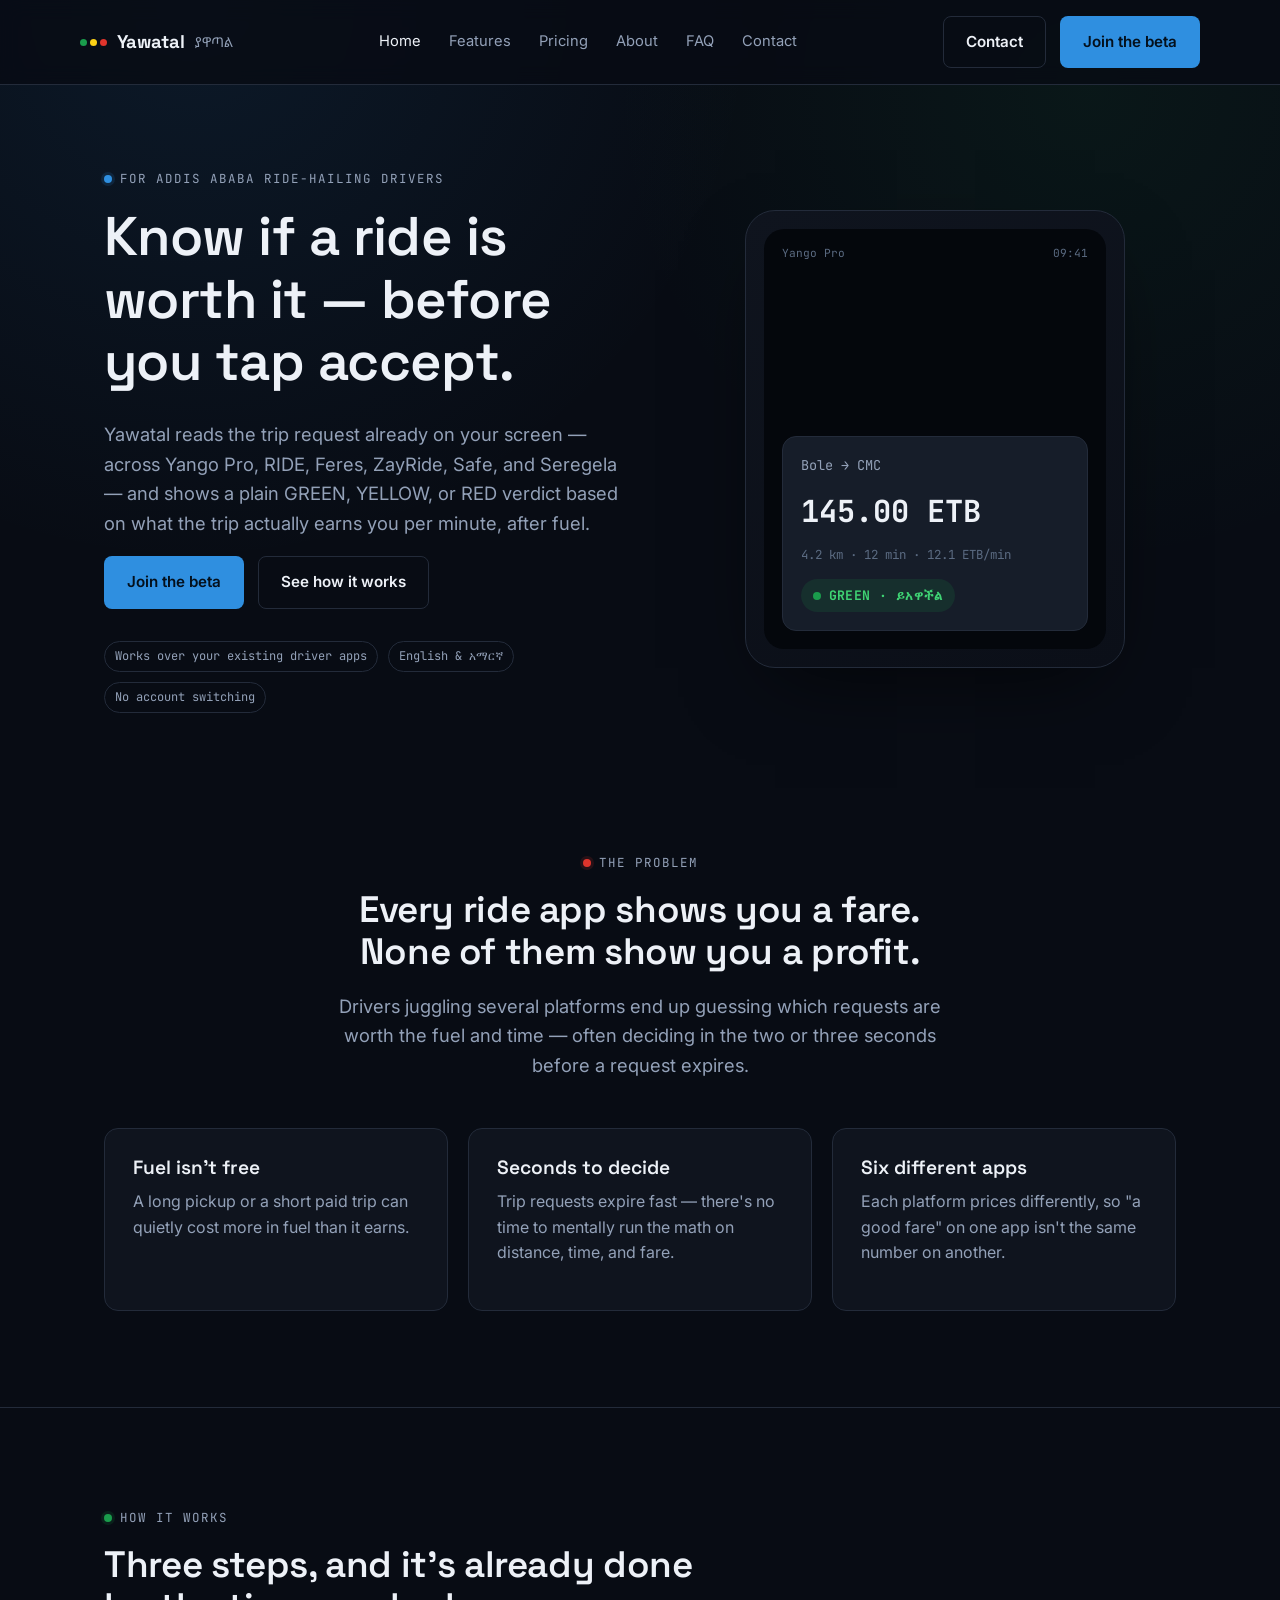
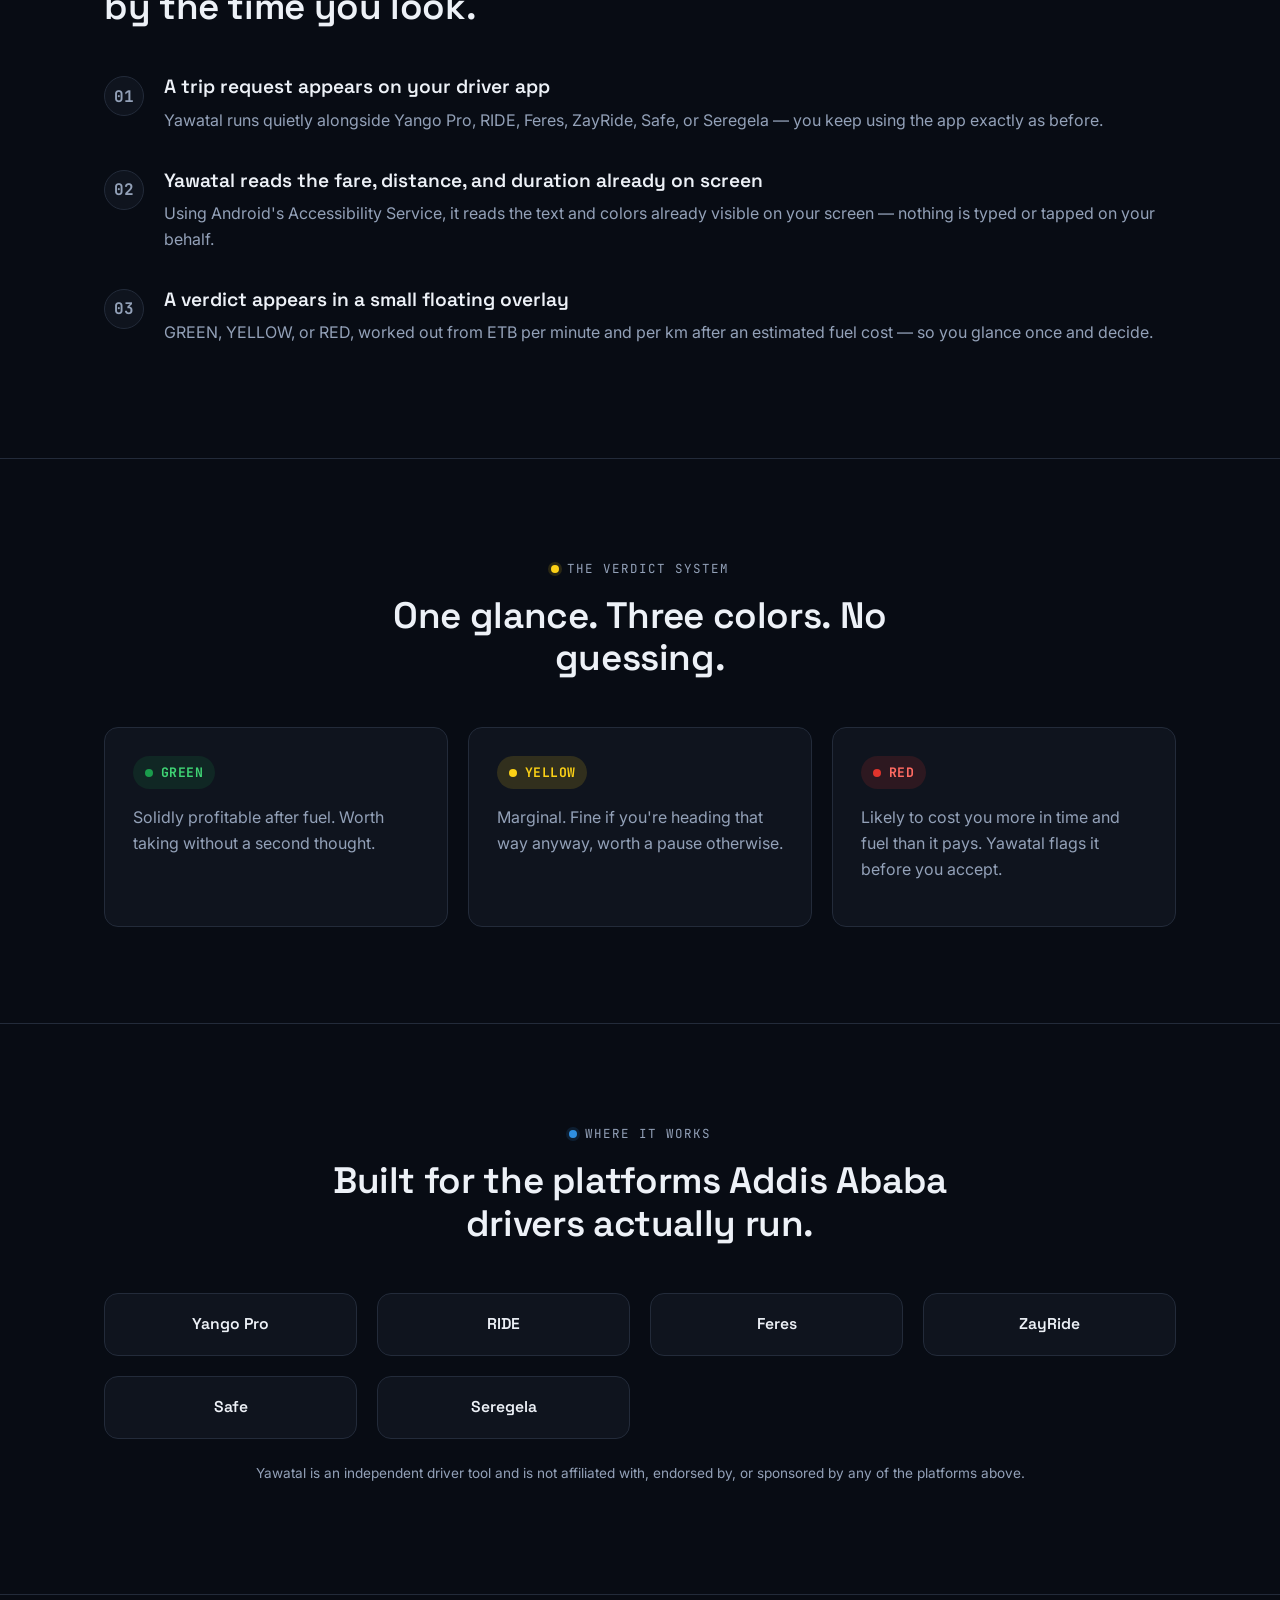
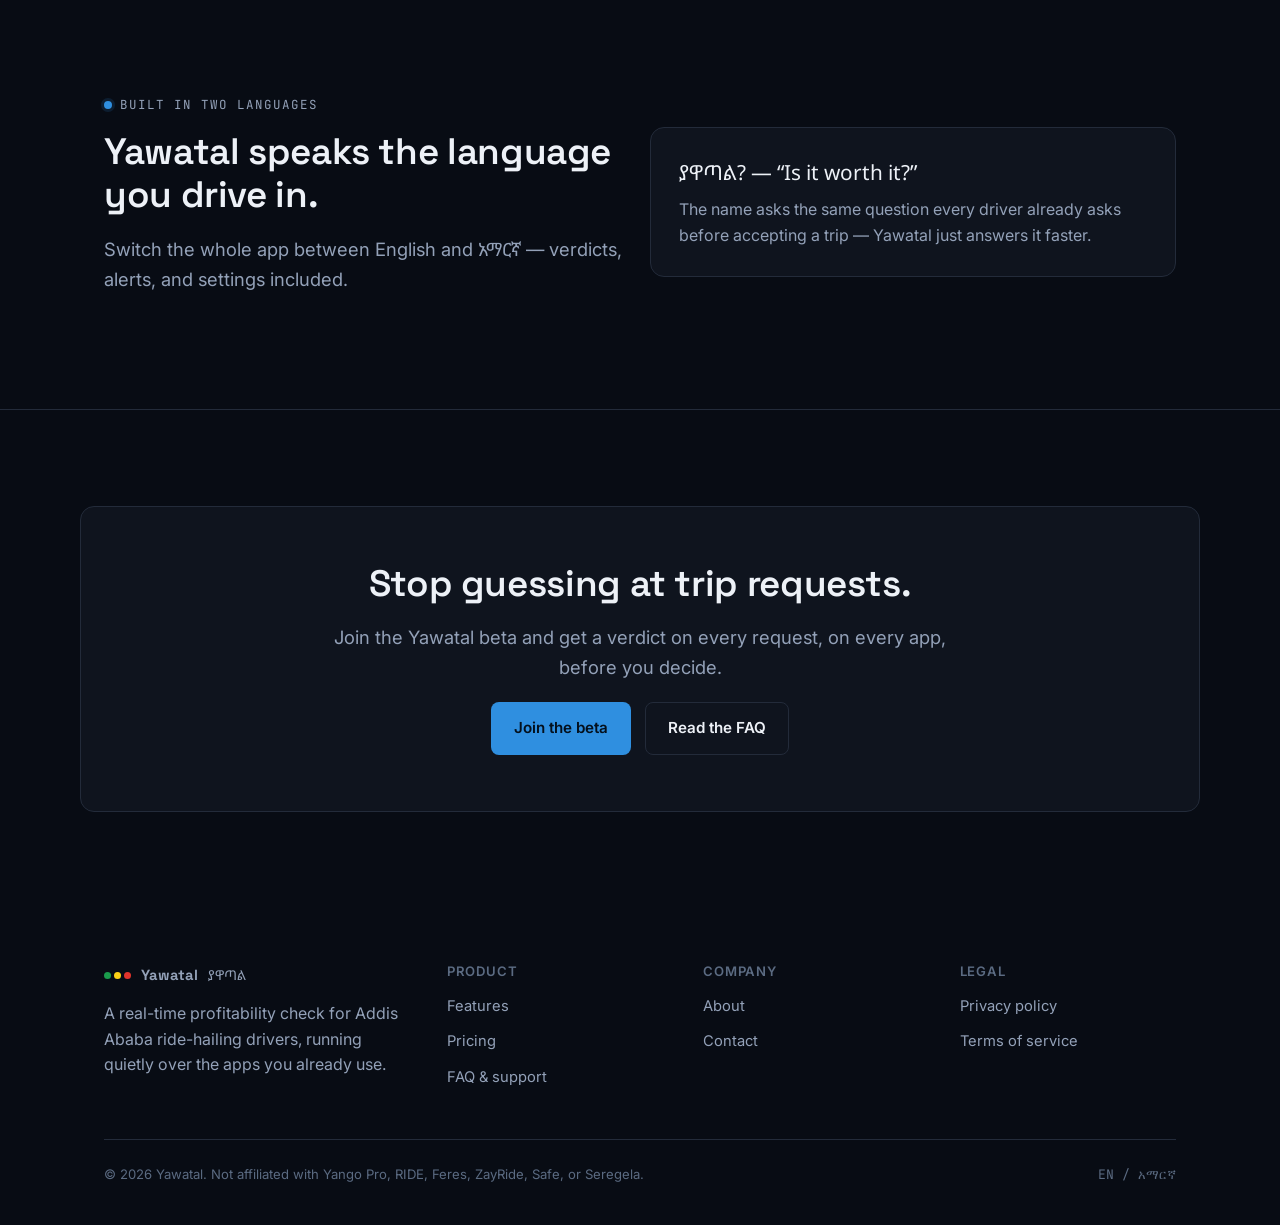
<file: index.html>
<!DOCTYPE html>
<html lang="en">
<head>
<meta charset="UTF-8">
<meta name="viewport" content="width=device-width, initial-scale=1.0">
<title>Yawatal (ያዋጣል) — Know if a ride is worth it, before you accept</title>
<meta name="description" content="Yawatal shows Addis Ababa ride-hailing drivers a real-time GREEN, YELLOW, or RED verdict on every trip request across Yango Pro, RIDE, Feres, ZayRide, Safe, and Seregela.">
<link rel="icon" href="assets/favicon.svg" type="image/svg+xml">
<link rel="stylesheet" href="css/style.css">
</head>
<body>
  <header class="nav">
    <div class="container nav-inner">
      <a href="index.html" class="brand">
        <span class="mark"><i></i><i></i><i></i></span>
        Yawatal <span class="amh">ያዋጣል</span>
      </a>
      <nav class="nav-links" id="navLinks">
        <a href="index.html" class="active">Home</a>
        <a href="features.html">Features</a>
        <a href="pricing.html">Pricing</a>
        <a href="about.html">About</a>
        <a href="faq.html">FAQ</a>
        <a href="contact.html">Contact</a>
      </nav>
      <div class="nav-cta">
        <a href="contact.html" class="btn btn-ghost">Contact</a>
        <a href="pricing.html#join" class="btn btn-primary">Join the beta</a>
        <button class="nav-toggle" aria-label="Toggle menu" aria-expanded="false" id="navToggle">☰</button>
      </div>
    </div>
  </header>

  <section class="hero">
    <div class="container hero-grid">
      <div>
        <div class="eyebrow"><span class="dot"></span>For Addis Ababa ride-hailing drivers</div>
        <h1>Know if a ride is worth it — before you tap accept.</h1>
        <p class="lede">Yawatal reads the trip request already on your screen — across Yango Pro, RIDE, Feres, ZayRide, Safe, and Seregela — and shows a plain GREEN, YELLOW, or RED verdict based on what the trip actually earns you per minute, after fuel.</p>
        <div class="btn-row">
          <a href="pricing.html#join" class="btn btn-primary">Join the beta</a>
          <a href="#how-it-works" class="btn btn-ghost">See how it works</a>
        </div>
        <div class="tag-row" style="margin-top:32px;">
          <span class="tag">Works over your existing driver apps</span>
          <span class="tag">English &amp; አማርኛ</span>
          <span class="tag">No account switching</span>
        </div>
      </div>
      <div>
        <div class="phone">
          <div class="phone-screen">
            <div class="phone-app-chrome"><span>Yango Pro</span><span>09:41</span></div>
            <div class="trip-card">
              <div class="route">Bole → CMC</div>
              <div class="fare" data-fare>145.00 ETB</div>
              <div class="meta"><span data-sub>4.2 km · 12 min · 12.1 ETB/min</span></div>
              <div class="verdict-row">
                <span class="verdict-pill green" data-verdict-cycle><span class="dot"></span>GREEN</span>
              </div>
            </div>
          </div>
        </div>
      </div>
    </div>
  </section>

  <section class="section">
    <div class="container">
      <div class="section-head center">
        <div class="eyebrow r" style="justify-content:center;"><span class="dot"></span>The problem</div>
        <h2>Every ride app shows you a fare. None of them show you a profit.</h2>
        <p class="lede" style="margin:0 auto;">Drivers juggling several platforms end up guessing which requests are worth the fuel and time — often deciding in the two or three seconds before a request expires.</p>
      </div>
      <div class="grid grid-3">
        <div class="card">
          <h3>Fuel isn't free</h3>
          <p>A long pickup or a short paid trip can quietly cost more in fuel than it earns.</p>
        </div>
        <div class="card">
          <h3>Seconds to decide</h3>
          <p>Trip requests expire fast — there's no time to mentally run the math on distance, time, and fare.</p>
        </div>
        <div class="card">
          <h3>Six different apps</h3>
          <p>Each platform prices differently, so "a good fare" on one app isn't the same number on another.</p>
        </div>
      </div>
    </div>
  </section>

  <section class="section" id="how-it-works">
    <div class="container">
      <div class="section-head">
        <div class="eyebrow g"><span class="dot"></span>How it works</div>
        <h2>Three steps, and it's already done by the time you look.</h2>
      </div>
      <div class="steps">
        <div class="step">
          <div class="num"></div>
          <div>
            <h3>A trip request appears on your driver app</h3>
            <p>Yawatal runs quietly alongside Yango Pro, RIDE, Feres, ZayRide, Safe, or Seregela — you keep using the app exactly as before.</p>
          </div>
        </div>
        <div class="step">
          <div class="num"></div>
          <div>
            <h3>Yawatal reads the fare, distance, and duration already on screen</h3>
            <p>Using Android's Accessibility Service, it reads the text and colors already visible on your screen — nothing is typed or tapped on your behalf.</p>
          </div>
        </div>
        <div class="step">
          <div class="num"></div>
          <div>
            <h3>A verdict appears in a small floating overlay</h3>
            <p>GREEN, YELLOW, or RED, worked out from ETB per minute and per km after an estimated fuel cost — so you glance once and decide.</p>
          </div>
        </div>
      </div>
    </div>
  </section>

  <section class="section">
    <div class="container">
      <div class="section-head center">
        <div class="eyebrow y" style="justify-content:center;"><span class="dot"></span>The verdict system</div>
        <h2>One glance. Three colors. No guessing.</h2>
      </div>
      <div class="grid grid-3">
        <div class="card">
          <span class="verdict-pill green"><span class="dot"></span>Green</span>
          <p style="margin-top:16px;">Solidly profitable after fuel. Worth taking without a second thought.</p>
        </div>
        <div class="card">
          <span class="verdict-pill yellow"><span class="dot"></span>Yellow</span>
          <p style="margin-top:16px;">Marginal. Fine if you're heading that way anyway, worth a pause otherwise.</p>
        </div>
        <div class="card">
          <span class="verdict-pill red"><span class="dot"></span>Red</span>
          <p style="margin-top:16px;">Likely to cost you more in time and fuel than it pays. Yawatal flags it before you accept.</p>
        </div>
      </div>
    </div>
  </section>

  <section class="section">
    <div class="container">
      <div class="section-head center">
        <div class="eyebrow" style="justify-content:center;"><span class="dot"></span>Where it works</div>
        <h2>Built for the platforms Addis Ababa drivers actually run.</h2>
      </div>
      <div class="grid grid-4">
        <div class="platform-chip">Yango Pro</div>
        <div class="platform-chip">RIDE</div>
        <div class="platform-chip">Feres</div>
        <div class="platform-chip">ZayRide</div>
        <div class="platform-chip">Safe</div>
        <div class="platform-chip">Seregela</div>
      </div>
      <p style="text-align:center; margin-top:24px; font-size:.85rem;">Yawatal is an independent driver tool and is not affiliated with, endorsed by, or sponsored by any of the platforms above.</p>
    </div>
  </section>

  <section class="section">
    <div class="container grid grid-2" style="align-items:center;">
      <div>
        <div class="eyebrow"><span class="dot"></span>Built in two languages</div>
        <h2>Yawatal speaks the language you drive in.</h2>
        <p class="lede">Switch the whole app between English and <span class="amh">አማርኛ</span> — verdicts, alerts, and settings included.</p>
      </div>
      <div class="card">
        <p class="amh" style="font-size:1.3rem; color:var(--text); margin-bottom:8px;">ያዋጣል? — “Is it worth it?”</p>
        <p style="margin:0;">The name asks the same question every driver already asks before accepting a trip — Yawatal just answers it faster.</p>
      </div>
    </div>
  </section>

  <section class="section" style="border-bottom:none;">
    <div class="container card text-center" style="padding:56px;">
      <h2>Stop guessing at trip requests.</h2>
      <p class="lede" style="margin:0 auto 20px;">Join the Yawatal beta and get a verdict on every request, on every app, before you decide.</p>
      <div class="btn-row" style="justify-content:center;">
        <a href="pricing.html#join" class="btn btn-primary">Join the beta</a>
        <a href="faq.html" class="btn btn-ghost">Read the FAQ</a>
      </div>
    </div>
  </section>

  <footer>
    <div class="container">
      <div class="footer-grid">
        <div class="footer-col">
          <a href="index.html" class="brand" style="margin-bottom:14px;">
            <span class="mark"><i></i><i></i><i></i></span>
            Yawatal <span class="amh">ያዋጣል</span>
          </a>
          <p style="max-width:32ch;">A real-time profitability check for Addis Ababa ride-hailing drivers, running quietly over the apps you already use.</p>
        </div>
        <div class="footer-col">
          <h4>Product</h4>
          <ul>
            <li><a href="features.html">Features</a></li>
            <li><a href="pricing.html">Pricing</a></li>
            <li><a href="faq.html">FAQ &amp; support</a></li>
          </ul>
        </div>
        <div class="footer-col">
          <h4>Company</h4>
          <ul>
            <li><a href="about.html">About</a></li>
            <li><a href="contact.html">Contact</a></li>
          </ul>
        </div>
        <div class="footer-col">
          <h4>Legal</h4>
          <ul>
            <li><a href="privacy-policy.html">Privacy policy</a></li>
            <li><a href="terms-of-service.html">Terms of service</a></li>
          </ul>
        </div>
      </div>
      <div class="footer-bottom">
        <span>© <span data-year></span> Yawatal. Not affiliated with Yango Pro, RIDE, Feres, ZayRide, Safe, or Seregela.</span>
        <span class="lang-note">EN / አማርኛ</span>
      </div>
    </div>
  </footer>
<script src="js/main.js"></script>
</body>
</html>
</file>
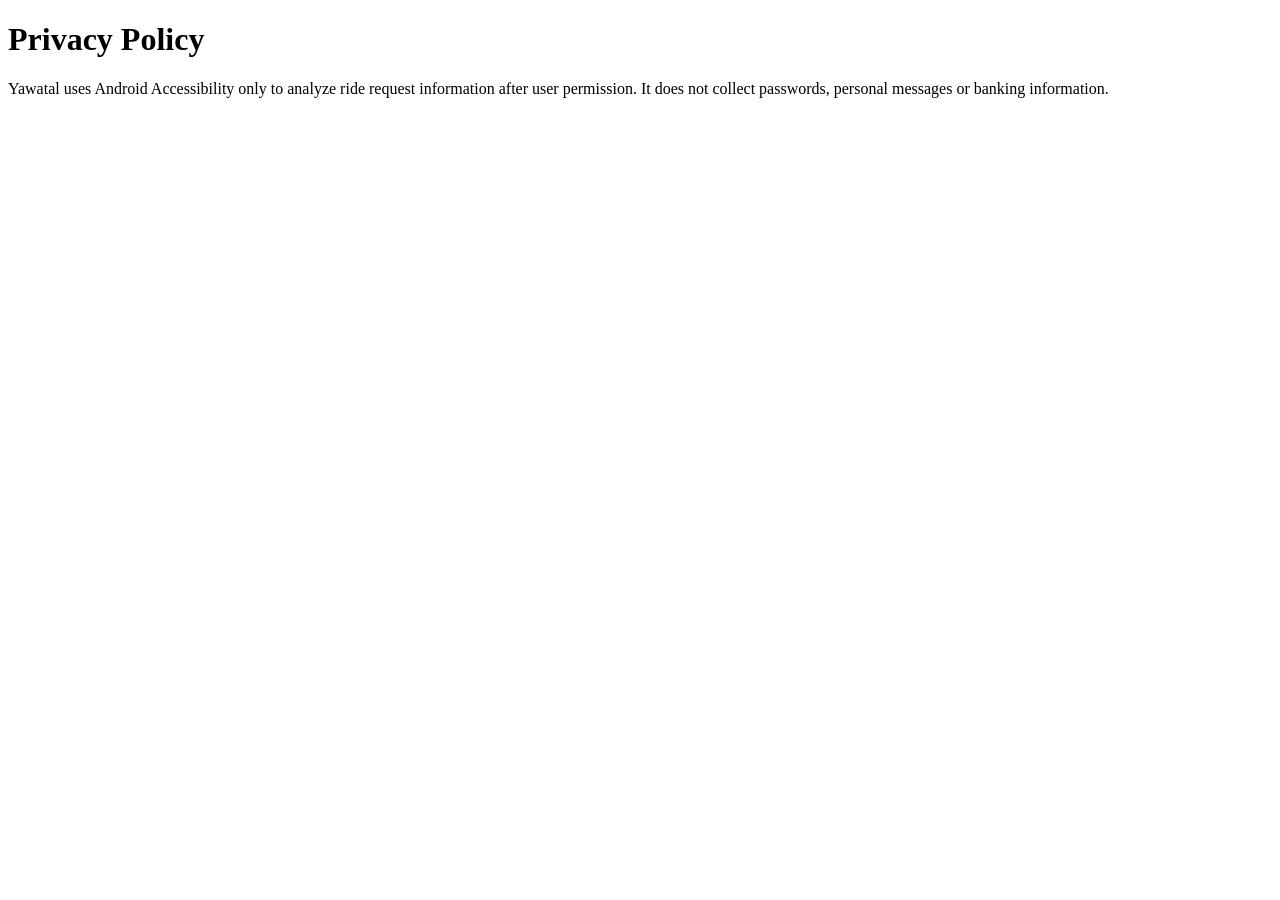
<file: privacy/index.html>
<!doctype html><html><body><h1>Privacy Policy</h1><p>Yawatal uses Android Accessibility only to analyze ride request information after user permission. It does not collect passwords, personal messages or banking information.</p></body></html>
</file>
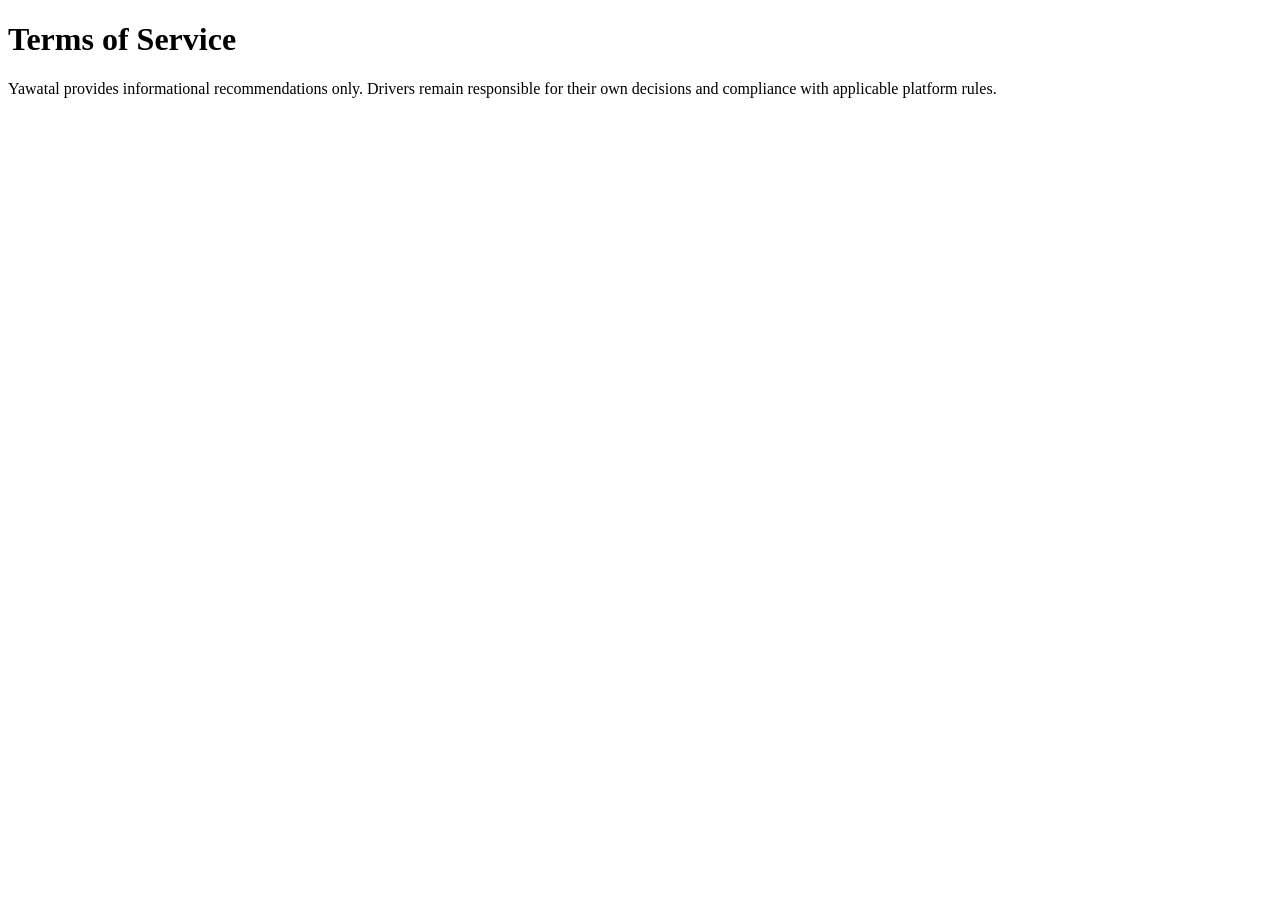
<file: terms/index.html>
<!doctype html><html><body><h1>Terms of Service</h1><p>Yawatal provides informational recommendations only. Drivers remain responsible for their own decisions and compliance with applicable platform rules.</p></body></html>
</file>
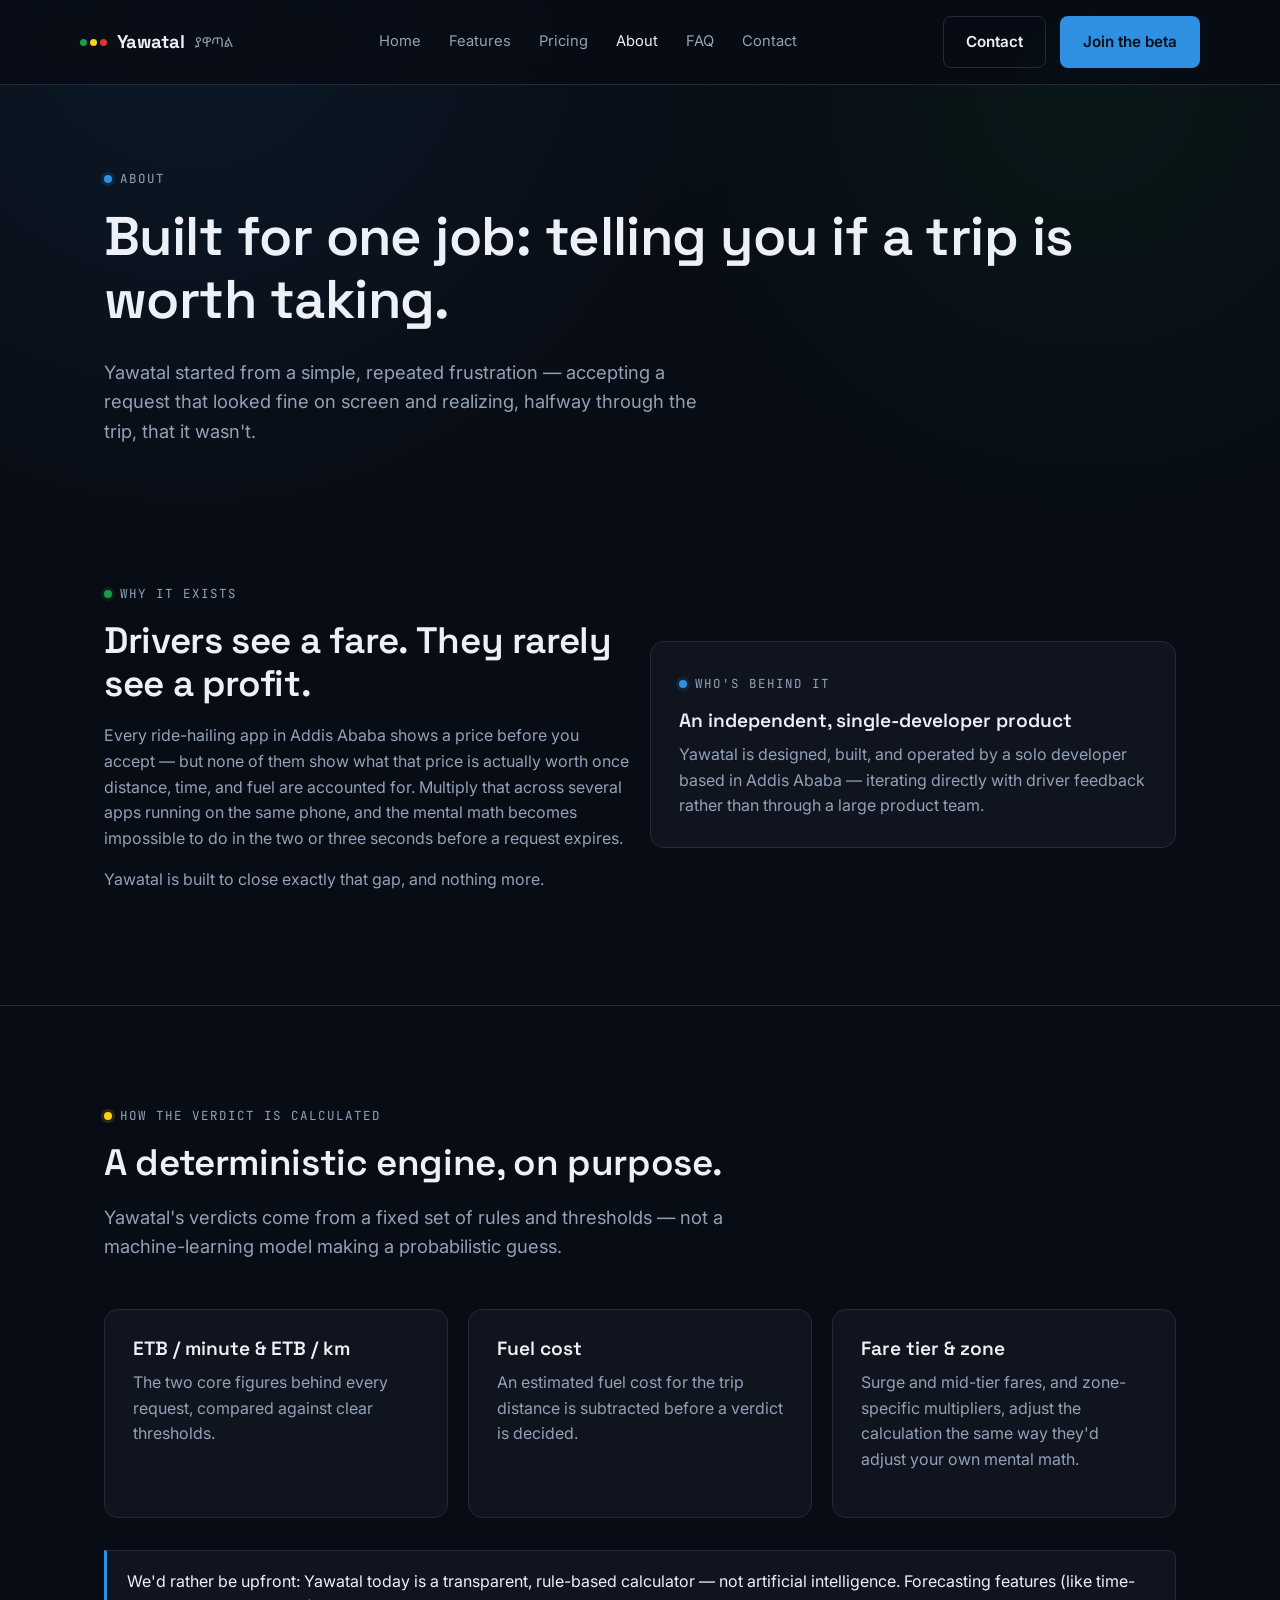
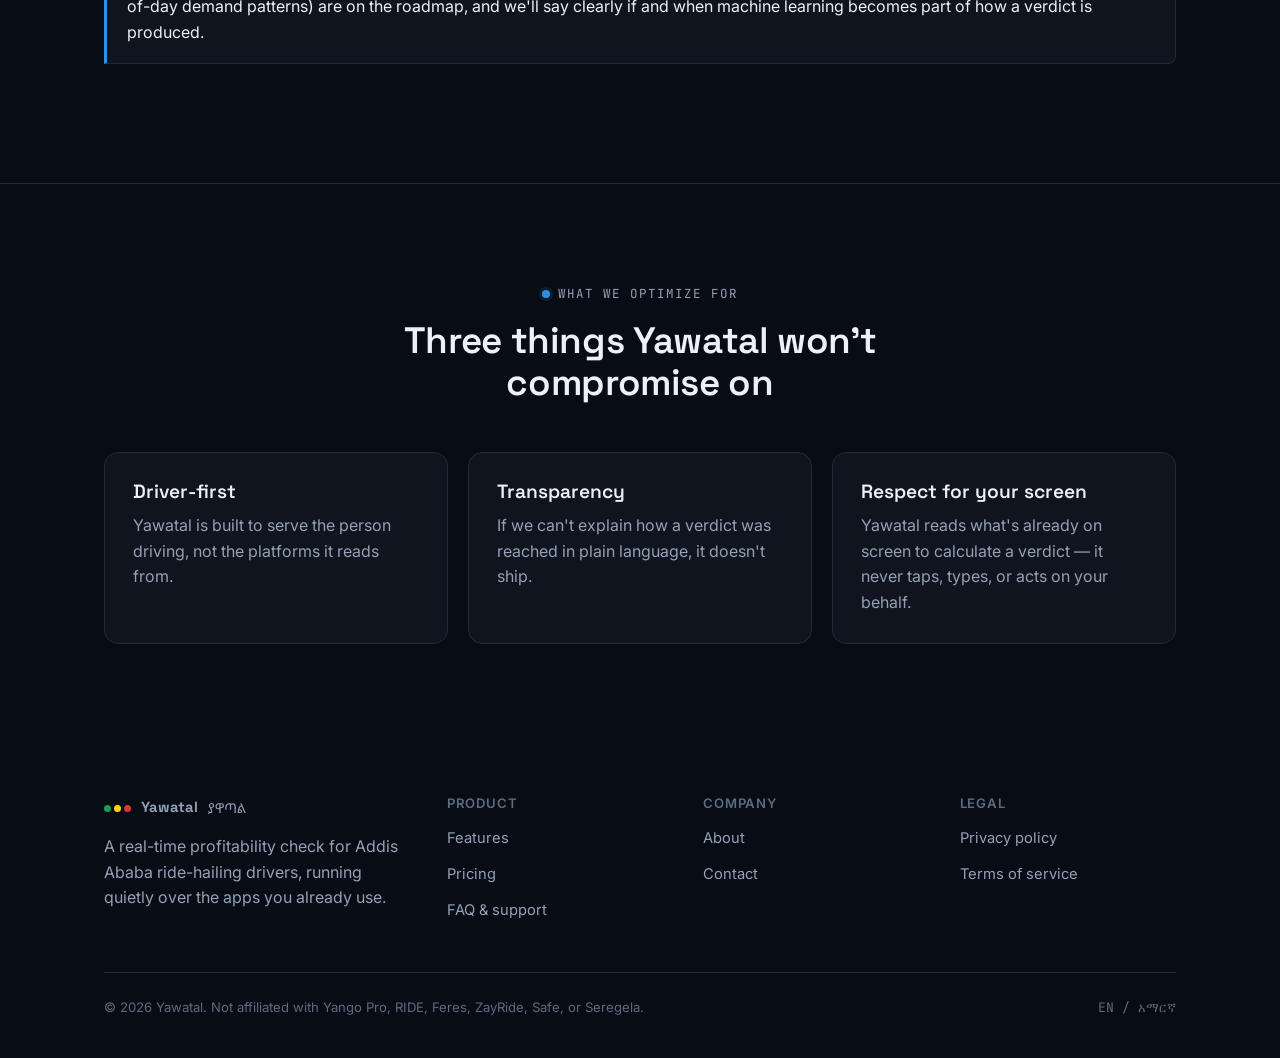
<file: about.html>
<!DOCTYPE html>
<html lang="en">
<head>
<meta charset="UTF-8">
<meta name="viewport" content="width=device-width, initial-scale=1.0">
<title>About — Yawatal</title>
<meta name="description" content="Why Yawatal exists, who builds it, and how its rule-based verdict engine works — built for Addis Ababa ride-hailing drivers.">
<link rel="icon" href="assets/favicon.svg" type="image/svg+xml">
<link rel="stylesheet" href="css/style.css">
</head>
<body>
  <header class="nav">
    <div class="container nav-inner">
      <a href="index.html" class="brand">
        <span class="mark"><i></i><i></i><i></i></span>
        Yawatal <span class="amh">ያዋጣል</span>
      </a>
      <nav class="nav-links" id="navLinks">
        <a href="index.html">Home</a>
        <a href="features.html">Features</a>
        <a href="pricing.html">Pricing</a>
        <a href="about.html" class="active">About</a>
        <a href="faq.html">FAQ</a>
        <a href="contact.html">Contact</a>
      </nav>
      <div class="nav-cta">
        <a href="contact.html" class="btn btn-ghost">Contact</a>
        <a href="pricing.html#join" class="btn btn-primary">Join the beta</a>
        <button class="nav-toggle" aria-label="Toggle menu" aria-expanded="false" id="navToggle">☰</button>
      </div>
    </div>
  </header>

  <section class="hero" style="padding-bottom:20px;">
    <div class="container">
      <div class="eyebrow"><span class="dot"></span>About</div>
      <h1>Built for one job: telling you if a trip is worth taking.</h1>
      <p class="lede">Yawatal started from a simple, repeated frustration — accepting a request that looked fine on screen and realizing, halfway through the trip, that it wasn't.</p>
    </div>
  </section>

  <section class="section">
    <div class="container grid grid-2" style="align-items:center;">
      <div>
        <div class="eyebrow g"><span class="dot"></span>Why it exists</div>
        <h2>Drivers see a fare. They rarely see a profit.</h2>
        <p>Every ride-hailing app in Addis Ababa shows a price before you accept — but none of them show what that price is actually worth once distance, time, and fuel are accounted for. Multiply that across several apps running on the same phone, and the mental math becomes impossible to do in the two or three seconds before a request expires.</p>
        <p>Yawatal is built to close exactly that gap, and nothing more.</p>
      </div>
      <div class="card">
        <div class="eyebrow"><span class="dot"></span>Who's behind it</div>
        <h3>An independent, single-developer product</h3>
        <p style="margin:0;">Yawatal is designed, built, and operated by a solo developer based in Addis Ababa — iterating directly with driver feedback rather than through a large product team.</p>
      </div>
    </div>
  </section>

  <section class="section">
    <div class="container">
      <div class="section-head">
        <div class="eyebrow y"><span class="dot"></span>How the verdict is calculated</div>
        <h2>A deterministic engine, on purpose.</h2>
        <p class="lede">Yawatal's verdicts come from a fixed set of rules and thresholds — not a machine-learning model making a probabilistic guess.</p>
      </div>
      <div class="grid grid-3">
        <div class="card">
          <h3>ETB / minute &amp; ETB / km</h3>
          <p>The two core figures behind every request, compared against clear thresholds.</p>
        </div>
        <div class="card">
          <h3>Fuel cost</h3>
          <p>An estimated fuel cost for the trip distance is subtracted before a verdict is decided.</p>
        </div>
        <div class="card">
          <h3>Fare tier &amp; zone</h3>
          <p>Surge and mid-tier fares, and zone-specific multipliers, adjust the calculation the same way they'd adjust your own mental math.</p>
        </div>
      </div>
      <div class="callout" style="margin-top:32px;">
        We'd rather be upfront: Yawatal today is a transparent, rule-based calculator — not artificial intelligence. Forecasting features (like time-of-day demand patterns) are on the roadmap, and we'll say clearly if and when machine learning becomes part of how a verdict is produced.
      </div>
    </div>
  </section>

  <section class="section" style="border-bottom:none;">
    <div class="container">
      <div class="section-head center">
        <div class="eyebrow" style="justify-content:center;"><span class="dot"></span>What we optimize for</div>
        <h2>Three things Yawatal won't compromise on</h2>
      </div>
      <div class="grid grid-3">
        <div class="card">
          <h3>Driver-first</h3>
          <p style="margin:0;">Yawatal is built to serve the person driving, not the platforms it reads from.</p>
        </div>
        <div class="card">
          <h3>Transparency</h3>
          <p style="margin:0;">If we can't explain how a verdict was reached in plain language, it doesn't ship.</p>
        </div>
        <div class="card">
          <h3>Respect for your screen</h3>
          <p style="margin:0;">Yawatal reads what's already on screen to calculate a verdict — it never taps, types, or acts on your behalf.</p>
        </div>
      </div>
    </div>
  </section>

  <footer>
    <div class="container">
      <div class="footer-grid">
        <div class="footer-col">
          <a href="index.html" class="brand" style="margin-bottom:14px;">
            <span class="mark"><i></i><i></i><i></i></span>
            Yawatal <span class="amh">ያዋጣል</span>
          </a>
          <p style="max-width:32ch;">A real-time profitability check for Addis Ababa ride-hailing drivers, running quietly over the apps you already use.</p>
        </div>
        <div class="footer-col">
          <h4>Product</h4>
          <ul>
            <li><a href="features.html">Features</a></li>
            <li><a href="pricing.html">Pricing</a></li>
            <li><a href="faq.html">FAQ &amp; support</a></li>
          </ul>
        </div>
        <div class="footer-col">
          <h4>Company</h4>
          <ul>
            <li><a href="about.html">About</a></li>
            <li><a href="contact.html">Contact</a></li>
          </ul>
        </div>
        <div class="footer-col">
          <h4>Legal</h4>
          <ul>
            <li><a href="privacy-policy.html">Privacy policy</a></li>
            <li><a href="terms-of-service.html">Terms of service</a></li>
          </ul>
        </div>
      </div>
      <div class="footer-bottom">
        <span>© <span data-year></span> Yawatal. Not affiliated with Yango Pro, RIDE, Feres, ZayRide, Safe, or Seregela.</span>
        <span class="lang-note">EN / አማርኛ</span>
      </div>
    </div>
  </footer>
<script src="js/main.js"></script>
</body>
</html>
</file>
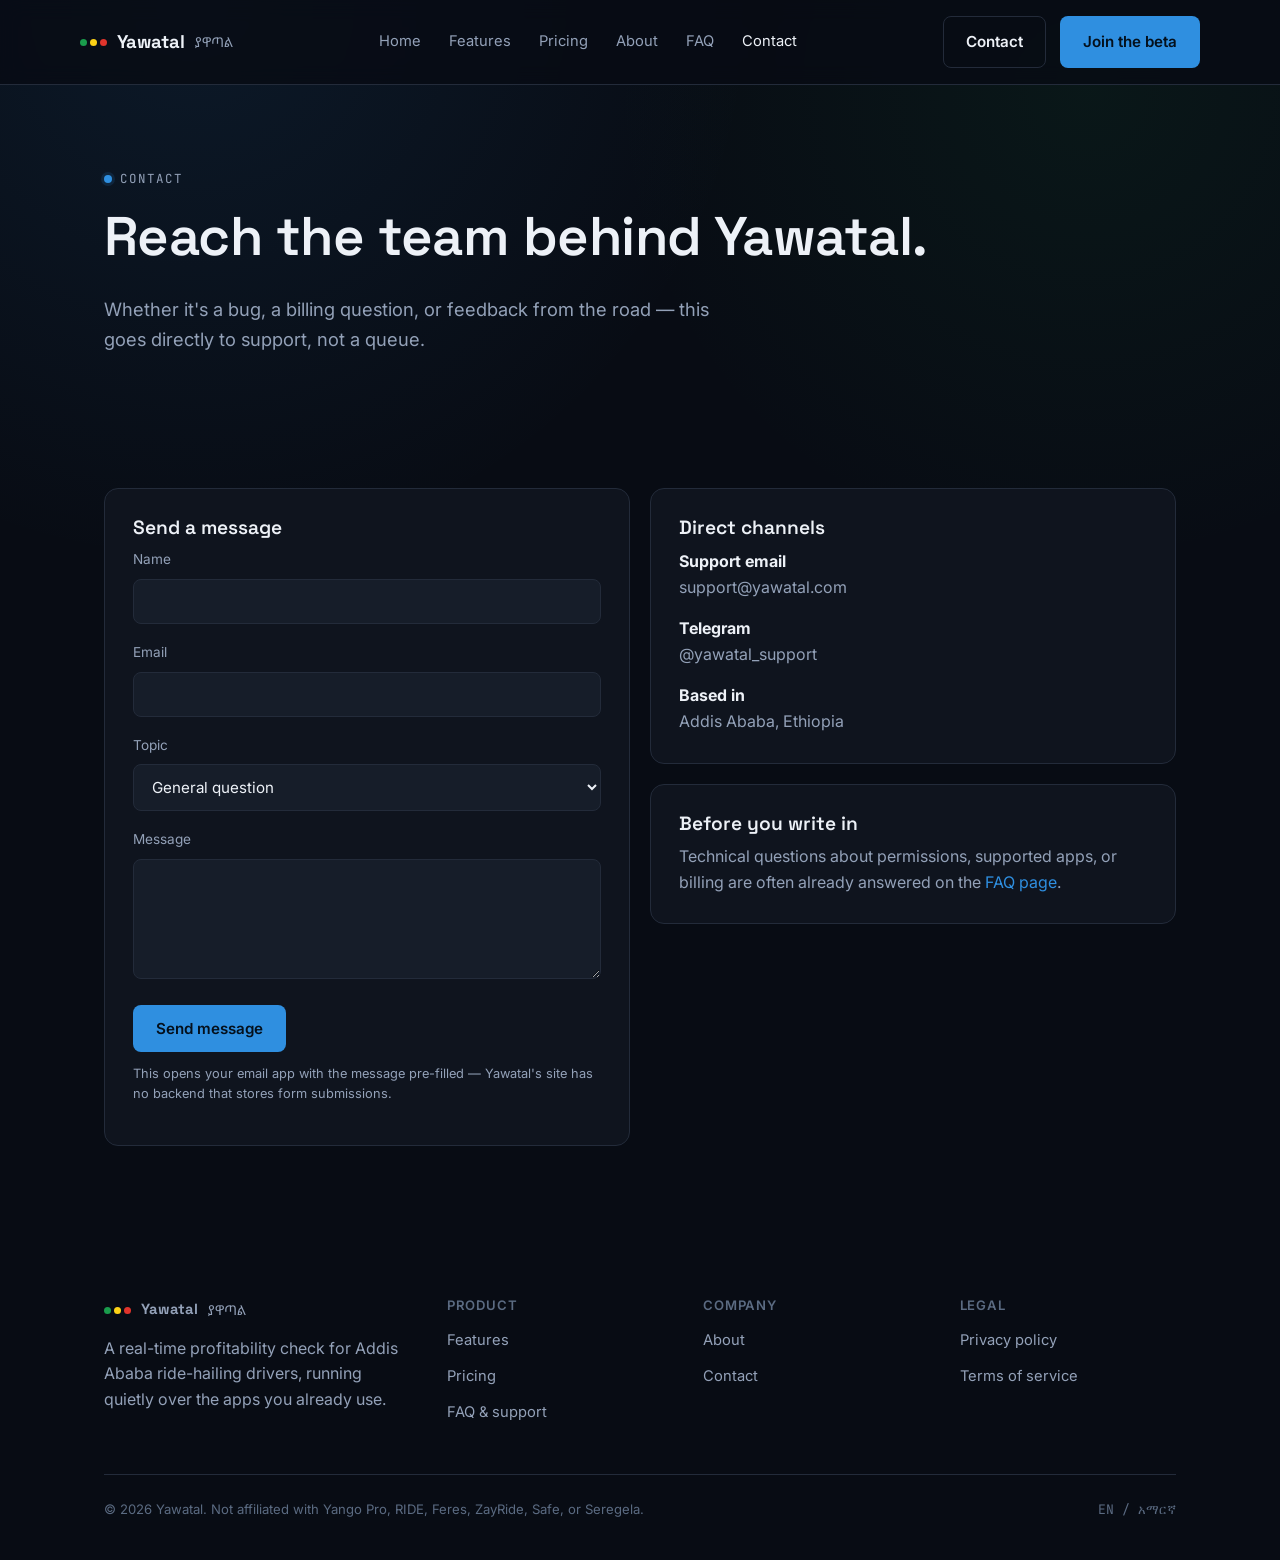
<file: contact.html>
<!DOCTYPE html>
<html lang="en">
<head>
<meta charset="UTF-8">
<meta name="viewport" content="width=device-width, initial-scale=1.0">
<title>Contact — Yawatal</title>
<meta name="description" content="Get in touch with the Yawatal team for support, billing questions, privacy requests, or feedback.">
<link rel="icon" href="assets/favicon.svg" type="image/svg+xml">
<link rel="stylesheet" href="css/style.css">
</head>
<body>
  <header class="nav">
    <div class="container nav-inner">
      <a href="index.html" class="brand">
        <span class="mark"><i></i><i></i><i></i></span>
        Yawatal <span class="amh">ያዋጣል</span>
      </a>
      <nav class="nav-links" id="navLinks">
        <a href="index.html">Home</a>
        <a href="features.html">Features</a>
        <a href="pricing.html">Pricing</a>
        <a href="about.html">About</a>
        <a href="faq.html">FAQ</a>
        <a href="contact.html" class="active">Contact</a>
      </nav>
      <div class="nav-cta">
        <a href="contact.html" class="btn btn-ghost">Contact</a>
        <a href="pricing.html#join" class="btn btn-primary">Join the beta</a>
        <button class="nav-toggle" aria-label="Toggle menu" aria-expanded="false" id="navToggle">☰</button>
      </div>
    </div>
  </header>

  <section class="hero" style="padding-bottom:20px;">
    <div class="container">
      <div class="eyebrow"><span class="dot"></span>Contact</div>
      <h1>Reach the team behind Yawatal.</h1>
      <p class="lede">Whether it's a bug, a billing question, or feedback from the road — this goes directly to support, not a queue.</p>
    </div>
  </section>

  <section class="section" style="border-bottom:none;">
    <div class="container grid grid-2">
      <div class="card">
        <h3>Send a message</h3>
        <form id="contact-form">
          <div class="form-field">
            <label for="name">Name</label>
            <input type="text" id="name" name="name" required>
          </div>
          <div class="form-field">
            <label for="email">Email</label>
            <input type="email" id="email" name="email" required>
          </div>
          <div class="form-field">
            <label for="topic">Topic</label>
            <select id="topic" name="topic">
              <option>General question</option>
              <option>Technical issue</option>
              <option>Billing &amp; subscription</option>
              <option>Privacy request</option>
              <option>Partnership</option>
            </select>
          </div>
          <div class="form-field">
            <label for="message">Message</label>
            <textarea id="message" name="message" required></textarea>
          </div>
          <button type="submit" class="btn btn-primary">Send message</button>
          <p style="font-size:.8rem; margin-top:12px;">This opens your email app with the message pre-filled — Yawatal's site has no backend that stores form submissions.</p>
        </form>
      </div>
      <div>
        <div class="card" style="margin-bottom:20px;">
          <h3>Direct channels</h3>
          <p><strong style="color:var(--text);">Support email</strong><br>support@yawatal.com</p>
          <p><strong style="color:var(--text);">Telegram</strong><br>@yawatal_support</p>
          <p style="margin:0;"><strong style="color:var(--text);">Based in</strong><br>Addis Ababa, Ethiopia</p>
        </div>
        <div class="card">
          <h3>Before you write in</h3>
          <p style="margin:0;">Technical questions about permissions, supported apps, or billing are often already answered on the <a href="faq.html" style="color:var(--accent);">FAQ page</a>.</p>
        </div>
      </div>
    </div>
  </section>

  <footer>
    <div class="container">
      <div class="footer-grid">
        <div class="footer-col">
          <a href="index.html" class="brand" style="margin-bottom:14px;">
            <span class="mark"><i></i><i></i><i></i></span>
            Yawatal <span class="amh">ያዋጣል</span>
          </a>
          <p style="max-width:32ch;">A real-time profitability check for Addis Ababa ride-hailing drivers, running quietly over the apps you already use.</p>
        </div>
        <div class="footer-col">
          <h4>Product</h4>
          <ul>
            <li><a href="features.html">Features</a></li>
            <li><a href="pricing.html">Pricing</a></li>
            <li><a href="faq.html">FAQ &amp; support</a></li>
          </ul>
        </div>
        <div class="footer-col">
          <h4>Company</h4>
          <ul>
            <li><a href="about.html">About</a></li>
            <li><a href="contact.html">Contact</a></li>
          </ul>
        </div>
        <div class="footer-col">
          <h4>Legal</h4>
          <ul>
            <li><a href="privacy-policy.html">Privacy policy</a></li>
            <li><a href="terms-of-service.html">Terms of service</a></li>
          </ul>
        </div>
      </div>
      <div class="footer-bottom">
        <span>© <span data-year></span> Yawatal. Not affiliated with Yango Pro, RIDE, Feres, ZayRide, Safe, or Seregela.</span>
        <span class="lang-note">EN / አማርኛ</span>
      </div>
    </div>
  </footer>
<script src="js/main.js"></script>
</body>
</html>
</file>
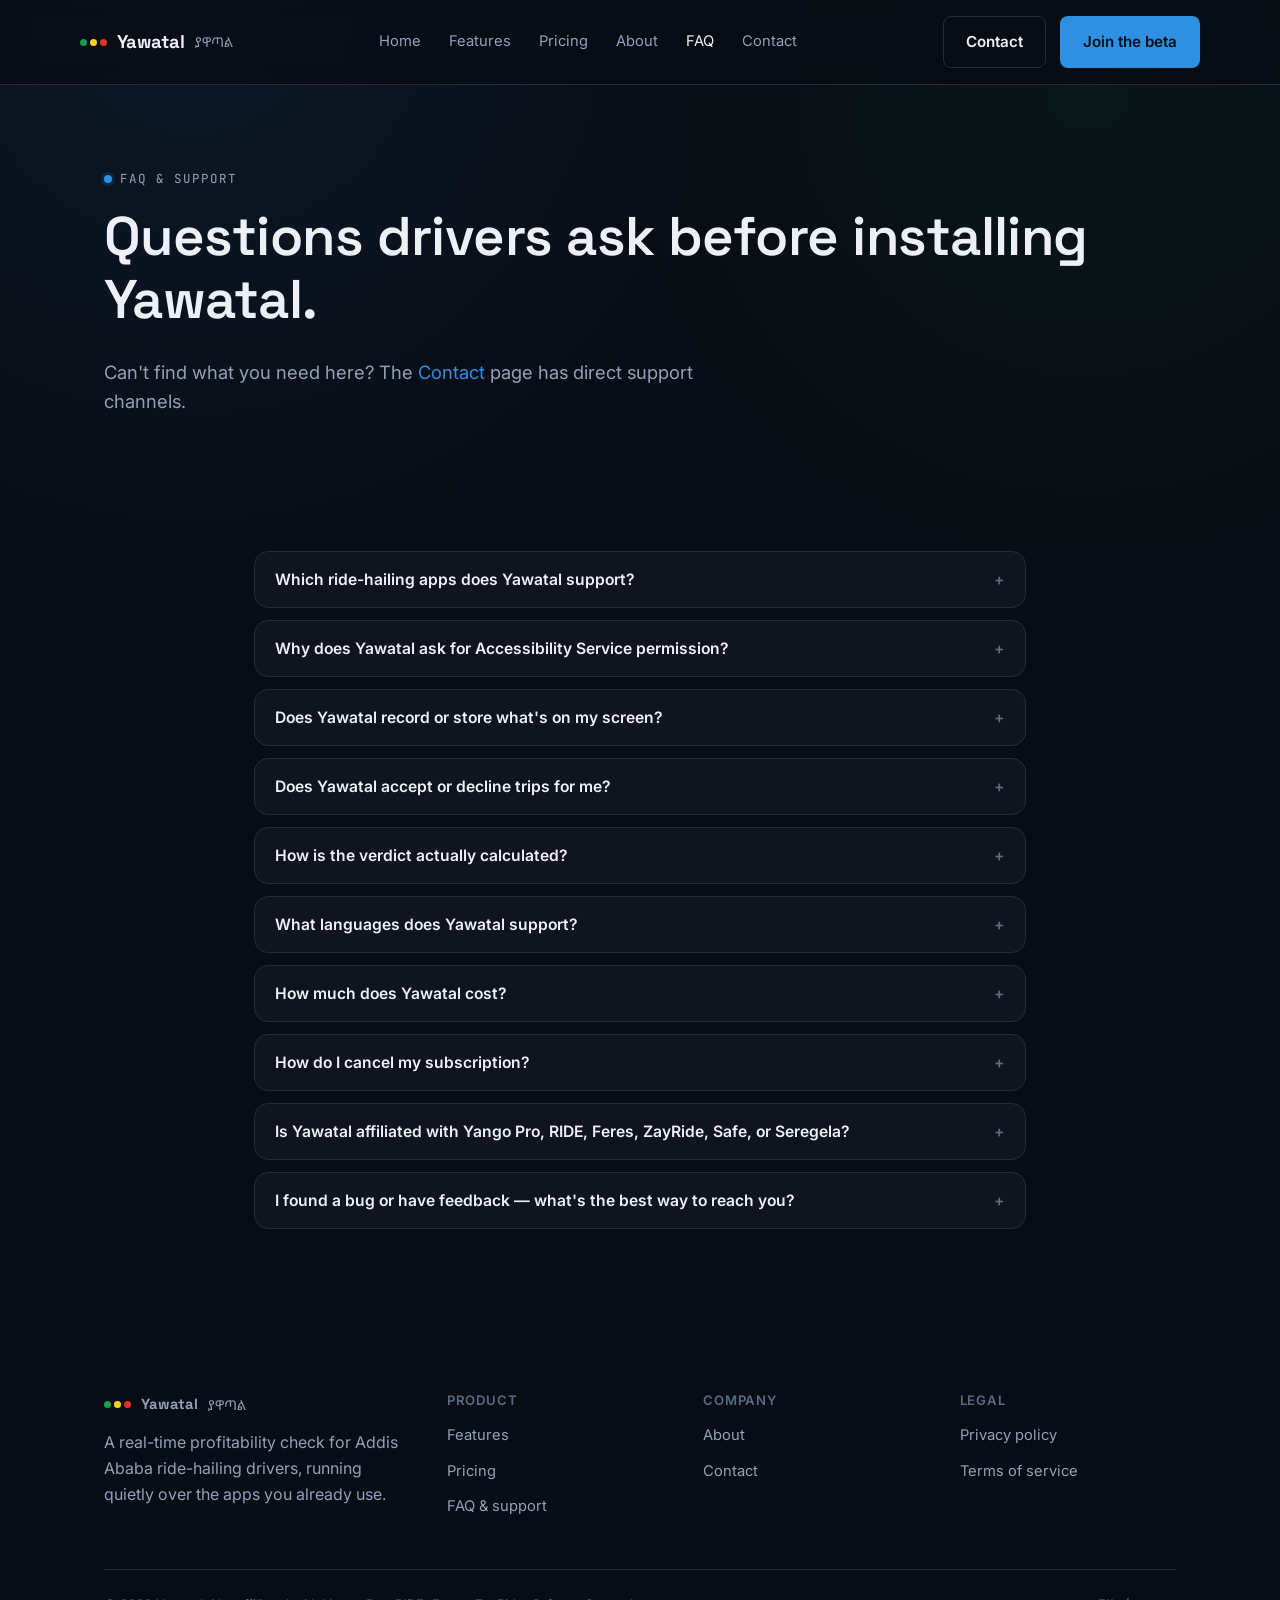
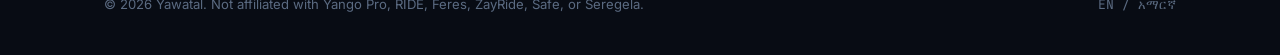
<file: faq.html>
<!DOCTYPE html>
<html lang="en">
<head>
<meta charset="UTF-8">
<meta name="viewport" content="width=device-width, initial-scale=1.0">
<title>FAQ & Support — Yawatal</title>
<meta name="description" content="Answers to common questions about Yawatal: supported apps, the Accessibility Service permission, how verdicts are calculated, pricing, and cancellation.">
<link rel="icon" href="assets/favicon.svg" type="image/svg+xml">
<link rel="stylesheet" href="css/style.css">
</head>
<body>
  <header class="nav">
    <div class="container nav-inner">
      <a href="index.html" class="brand">
        <span class="mark"><i></i><i></i><i></i></span>
        Yawatal <span class="amh">ያዋጣል</span>
      </a>
      <nav class="nav-links" id="navLinks">
        <a href="index.html">Home</a>
        <a href="features.html">Features</a>
        <a href="pricing.html">Pricing</a>
        <a href="about.html">About</a>
        <a href="faq.html" class="active">FAQ</a>
        <a href="contact.html">Contact</a>
      </nav>
      <div class="nav-cta">
        <a href="contact.html" class="btn btn-ghost">Contact</a>
        <a href="pricing.html#join" class="btn btn-primary">Join the beta</a>
        <button class="nav-toggle" aria-label="Toggle menu" aria-expanded="false" id="navToggle">☰</button>
      </div>
    </div>
  </header>

  <section class="hero" style="padding-bottom:20px;">
    <div class="container">
      <div class="eyebrow"><span class="dot"></span>FAQ &amp; support</div>
      <h1>Questions drivers ask before installing Yawatal.</h1>
      <p class="lede">Can't find what you need here? The <a href="contact.html" style="color:var(--accent);">Contact</a> page has direct support channels.</p>
    </div>
  </section>

  <section class="section" style="border-bottom:none;">
    <div class="container" style="max-width:820px;">
      
      <div class="faq-item">
        <button class="faq-q">Which ride-hailing apps does Yawatal support?<span class="chevron">+</span></button>
        <div class="faq-a"><div class="faq-a-inner">Yango Pro, RIDE, Feres, ZayRide, Safe, and Seregela. Yawatal reads whichever of these is currently on your screen and rates the trip request accordingly.</div></div>
      </div>
      <div class="faq-item">
        <button class="faq-q">Why does Yawatal ask for Accessibility Service permission?<span class="chevron">+</span></button>
        <div class="faq-a"><div class="faq-a-inner">Yawatal uses Android's Accessibility Service solely to read the fare, distance, and duration text already visible on your screen from a supported driver app, so it can calculate a verdict. It does not tap, type, or take any action on your behalf, and it does not read screens from apps outside the supported list. Full details are in our <a href="privacy-policy.html" style="color:var(--accent);">Privacy Policy</a>.</div></div>
      </div>
      <div class="faq-item">
        <button class="faq-q">Does Yawatal record or store what's on my screen?<span class="chevron">+</span></button>
        <div class="faq-a"><div class="faq-a-inner">No. Screen text is processed on your device in real time to produce a verdict and is not stored, recorded, or transmitted as screen content. See the Privacy Policy for exactly what data is kept.</div></div>
      </div>
      <div class="faq-item">
        <button class="faq-q">Does Yawatal accept or decline trips for me?<span class="chevron">+</span></button>
        <div class="faq-a"><div class="faq-a-inner">No. Yawatal only shows a verdict — GREEN, YELLOW, or RED — next to the request. You always decide whether to accept or decline.</div></div>
      </div>
      <div class="faq-item">
        <button class="faq-q">How is the verdict actually calculated?<span class="chevron">+</span></button>
        <div class="faq-a"><div class="faq-a-inner">From the fare, distance, and duration of the request, Yawatal estimates ETB earned per minute and per km after fuel cost, and compares that against fixed thresholds. It's a rule-based calculation, not AI or machine learning — see <a href="about.html" style="color:var(--accent);">About</a> for more detail.</div></div>
      </div>
      <div class="faq-item">
        <button class="faq-q">What languages does Yawatal support?<span class="chevron">+</span></button>
        <div class="faq-a"><div class="faq-a-inner">English and አማርኛ (Amharic), switchable at any time from within the app.</div></div>
      </div>
      <div class="faq-item">
        <button class="faq-q">How much does Yawatal cost?<span class="chevron">+</span></button>
        <div class="faq-a"><div class="faq-a-inner">Yawatal runs on a subscription with a free trial period. Current plans are listed on the <a href="pricing.html" style="color:var(--accent);">Pricing</a> page.</div></div>
      </div>
      <div class="faq-item">
        <button class="faq-q">How do I cancel my subscription?<span class="chevron">+</span></button>
        <div class="faq-a"><div class="faq-a-inner">You can cancel from inside the app or by reaching out through the <a href="contact.html" style="color:var(--accent);">Contact</a> page. Access continues until the end of the period you've already paid for.</div></div>
      </div>
      <div class="faq-item">
        <button class="faq-q">Is Yawatal affiliated with Yango Pro, RIDE, Feres, ZayRide, Safe, or Seregela?<span class="chevron">+</span></button>
        <div class="faq-a"><div class="faq-a-inner">No. Yawatal is an independent tool built for drivers and is not affiliated with, endorsed by, or sponsored by any of the platforms it works alongside. All trademarks belong to their respective owners.</div></div>
      </div>
      <div class="faq-item">
        <button class="faq-q">I found a bug or have feedback — what's the best way to reach you?<span class="chevron">+</span></button>
        <div class="faq-a"><div class="faq-a-inner">The <a href="contact.html" style="color:var(--accent);">Contact</a> page has the current support email and Telegram channel — both are checked directly.</div></div>
      </div>
    </div>
  </section>

  <footer>
    <div class="container">
      <div class="footer-grid">
        <div class="footer-col">
          <a href="index.html" class="brand" style="margin-bottom:14px;">
            <span class="mark"><i></i><i></i><i></i></span>
            Yawatal <span class="amh">ያዋጣል</span>
          </a>
          <p style="max-width:32ch;">A real-time profitability check for Addis Ababa ride-hailing drivers, running quietly over the apps you already use.</p>
        </div>
        <div class="footer-col">
          <h4>Product</h4>
          <ul>
            <li><a href="features.html">Features</a></li>
            <li><a href="pricing.html">Pricing</a></li>
            <li><a href="faq.html">FAQ &amp; support</a></li>
          </ul>
        </div>
        <div class="footer-col">
          <h4>Company</h4>
          <ul>
            <li><a href="about.html">About</a></li>
            <li><a href="contact.html">Contact</a></li>
          </ul>
        </div>
        <div class="footer-col">
          <h4>Legal</h4>
          <ul>
            <li><a href="privacy-policy.html">Privacy policy</a></li>
            <li><a href="terms-of-service.html">Terms of service</a></li>
          </ul>
        </div>
      </div>
      <div class="footer-bottom">
        <span>© <span data-year></span> Yawatal. Not affiliated with Yango Pro, RIDE, Feres, ZayRide, Safe, or Seregela.</span>
        <span class="lang-note">EN / አማርኛ</span>
      </div>
    </div>
  </footer>
<script src="js/main.js"></script>
</body>
</html>
</file>
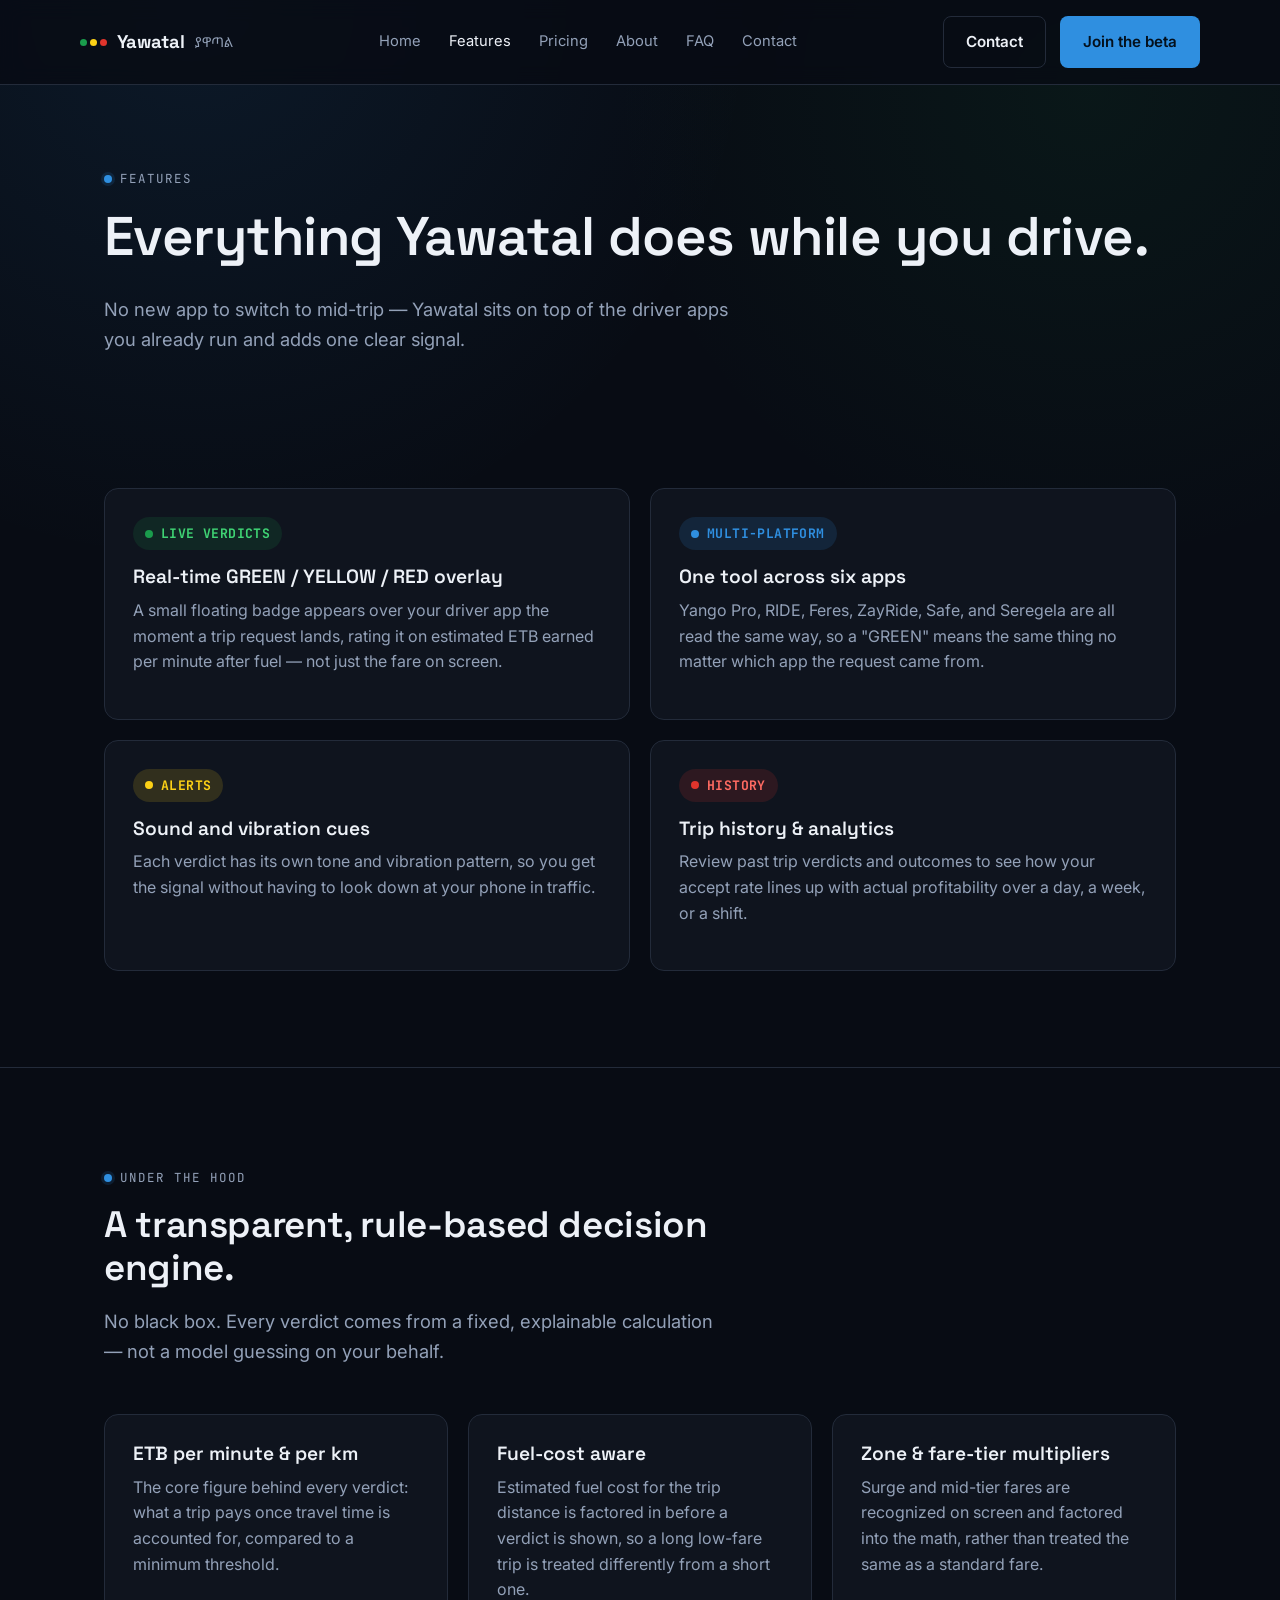
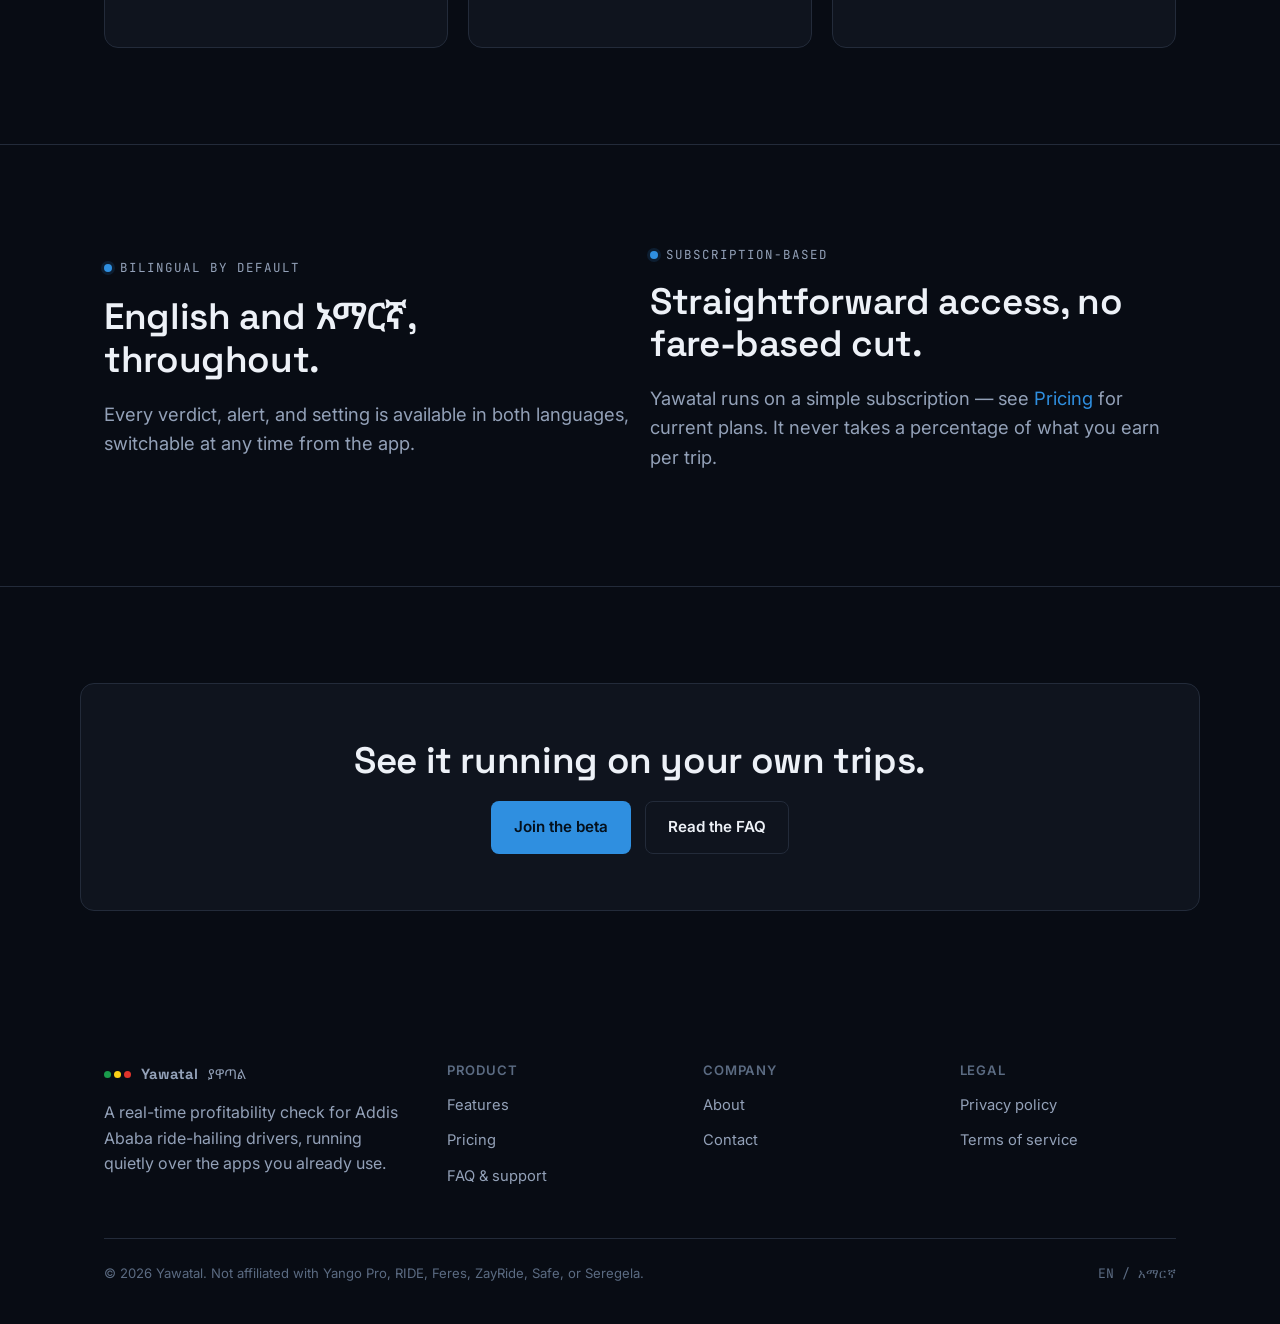
<file: features.html>
<!DOCTYPE html>
<html lang="en">
<head>
<meta charset="UTF-8">
<meta name="viewport" content="width=device-width, initial-scale=1.0">
<title>Features — Yawatal</title>
<meta name="description" content="What Yawatal does: real-time GREEN/YELLOW/RED verdicts, multi-platform support, alerts, trip history, and a transparent rule-based decision engine.">
<link rel="icon" href="assets/favicon.svg" type="image/svg+xml">
<link rel="stylesheet" href="css/style.css">
</head>
<body>
  <header class="nav">
    <div class="container nav-inner">
      <a href="index.html" class="brand">
        <span class="mark"><i></i><i></i><i></i></span>
        Yawatal <span class="amh">ያዋጣል</span>
      </a>
      <nav class="nav-links" id="navLinks">
        <a href="index.html">Home</a>
        <a href="features.html" class="active">Features</a>
        <a href="pricing.html">Pricing</a>
        <a href="about.html">About</a>
        <a href="faq.html">FAQ</a>
        <a href="contact.html">Contact</a>
      </nav>
      <div class="nav-cta">
        <a href="contact.html" class="btn btn-ghost">Contact</a>
        <a href="pricing.html#join" class="btn btn-primary">Join the beta</a>
        <button class="nav-toggle" aria-label="Toggle menu" aria-expanded="false" id="navToggle">☰</button>
      </div>
    </div>
  </header>

  <section class="hero" style="padding-bottom:20px;">
    <div class="container">
      <div class="eyebrow"><span class="dot"></span>Features</div>
      <h1>Everything Yawatal does while you drive.</h1>
      <p class="lede">No new app to switch to mid-trip — Yawatal sits on top of the driver apps you already run and adds one clear signal.</p>
    </div>
  </section>

  <section class="section">
    <div class="container grid grid-2">
      <div class="card">
        <span class="verdict-pill green" style="margin-bottom:16px;"><span class="dot"></span>Live verdicts</span>
        <h3>Real-time GREEN / YELLOW / RED overlay</h3>
        <p>A small floating badge appears over your driver app the moment a trip request lands, rating it on estimated ETB earned per minute after fuel — not just the fare on screen.</p>
      </div>
      <div class="card">
        <span class="verdict-pill" style="background:var(--accent-dim); color:var(--accent); margin-bottom:16px;"><span class="dot" style="background:var(--accent);"></span>Multi-platform</span>
        <h3>One tool across six apps</h3>
        <p>Yango Pro, RIDE, Feres, ZayRide, Safe, and Seregela are all read the same way, so a "GREEN" means the same thing no matter which app the request came from.</p>
      </div>
      <div class="card">
        <span class="verdict-pill yellow" style="margin-bottom:16px;"><span class="dot"></span>Alerts</span>
        <h3>Sound and vibration cues</h3>
        <p>Each verdict has its own tone and vibration pattern, so you get the signal without having to look down at your phone in traffic.</p>
      </div>
      <div class="card">
        <span class="verdict-pill red" style="margin-bottom:16px;"><span class="dot"></span>History</span>
        <h3>Trip history &amp; analytics</h3>
        <p>Review past trip verdicts and outcomes to see how your accept rate lines up with actual profitability over a day, a week, or a shift.</p>
      </div>
    </div>
  </section>

  <section class="section">
    <div class="container">
      <div class="section-head">
        <div class="eyebrow"><span class="dot"></span>Under the hood</div>
        <h2>A transparent, rule-based decision engine.</h2>
        <p class="lede">No black box. Every verdict comes from a fixed, explainable calculation — not a model guessing on your behalf.</p>
      </div>
      <div class="grid grid-3">
        <div class="card">
          <h3>ETB per minute &amp; per km</h3>
          <p>The core figure behind every verdict: what a trip pays once travel time is accounted for, compared to a minimum threshold.</p>
        </div>
        <div class="card">
          <h3>Fuel-cost aware</h3>
          <p>Estimated fuel cost for the trip distance is factored in before a verdict is shown, so a long low-fare trip is treated differently from a short one.</p>
        </div>
        <div class="card">
          <h3>Zone &amp; fare-tier multipliers</h3>
          <p>Surge and mid-tier fares are recognized on screen and factored into the math, rather than treated the same as a standard fare.</p>
        </div>
      </div>
    </div>
  </section>

  <section class="section">
    <div class="container grid grid-2" style="align-items:center;">
      <div>
        <div class="eyebrow"><span class="dot"></span>Bilingual by default</div>
        <h2>English and <span class="amh">አማርኛ</span>, throughout.</h2>
        <p class="lede">Every verdict, alert, and setting is available in both languages, switchable at any time from the app.</p>
      </div>
      <div>
        <div class="eyebrow"><span class="dot"></span>Subscription-based</div>
        <h2>Straightforward access, no fare-based cut.</h2>
        <p class="lede">Yawatal runs on a simple subscription — see <a href="pricing.html" style="color:var(--accent);">Pricing</a> for current plans. It never takes a percentage of what you earn per trip.</p>
      </div>
    </div>
  </section>

  <section class="section" style="border-bottom:none;">
    <div class="container card text-center" style="padding:56px;">
      <h2>See it running on your own trips.</h2>
      <div class="btn-row" style="justify-content:center;">
        <a href="pricing.html#join" class="btn btn-primary">Join the beta</a>
        <a href="faq.html" class="btn btn-ghost">Read the FAQ</a>
      </div>
    </div>
  </section>

  <footer>
    <div class="container">
      <div class="footer-grid">
        <div class="footer-col">
          <a href="index.html" class="brand" style="margin-bottom:14px;">
            <span class="mark"><i></i><i></i><i></i></span>
            Yawatal <span class="amh">ያዋጣል</span>
          </a>
          <p style="max-width:32ch;">A real-time profitability check for Addis Ababa ride-hailing drivers, running quietly over the apps you already use.</p>
        </div>
        <div class="footer-col">
          <h4>Product</h4>
          <ul>
            <li><a href="features.html">Features</a></li>
            <li><a href="pricing.html">Pricing</a></li>
            <li><a href="faq.html">FAQ &amp; support</a></li>
          </ul>
        </div>
        <div class="footer-col">
          <h4>Company</h4>
          <ul>
            <li><a href="about.html">About</a></li>
            <li><a href="contact.html">Contact</a></li>
          </ul>
        </div>
        <div class="footer-col">
          <h4>Legal</h4>
          <ul>
            <li><a href="privacy-policy.html">Privacy policy</a></li>
            <li><a href="terms-of-service.html">Terms of service</a></li>
          </ul>
        </div>
      </div>
      <div class="footer-bottom">
        <span>© <span data-year></span> Yawatal. Not affiliated with Yango Pro, RIDE, Feres, ZayRide, Safe, or Seregela.</span>
        <span class="lang-note">EN / አማርኛ</span>
      </div>
    </div>
  </footer>
<script src="js/main.js"></script>
</body>
</html>
</file>
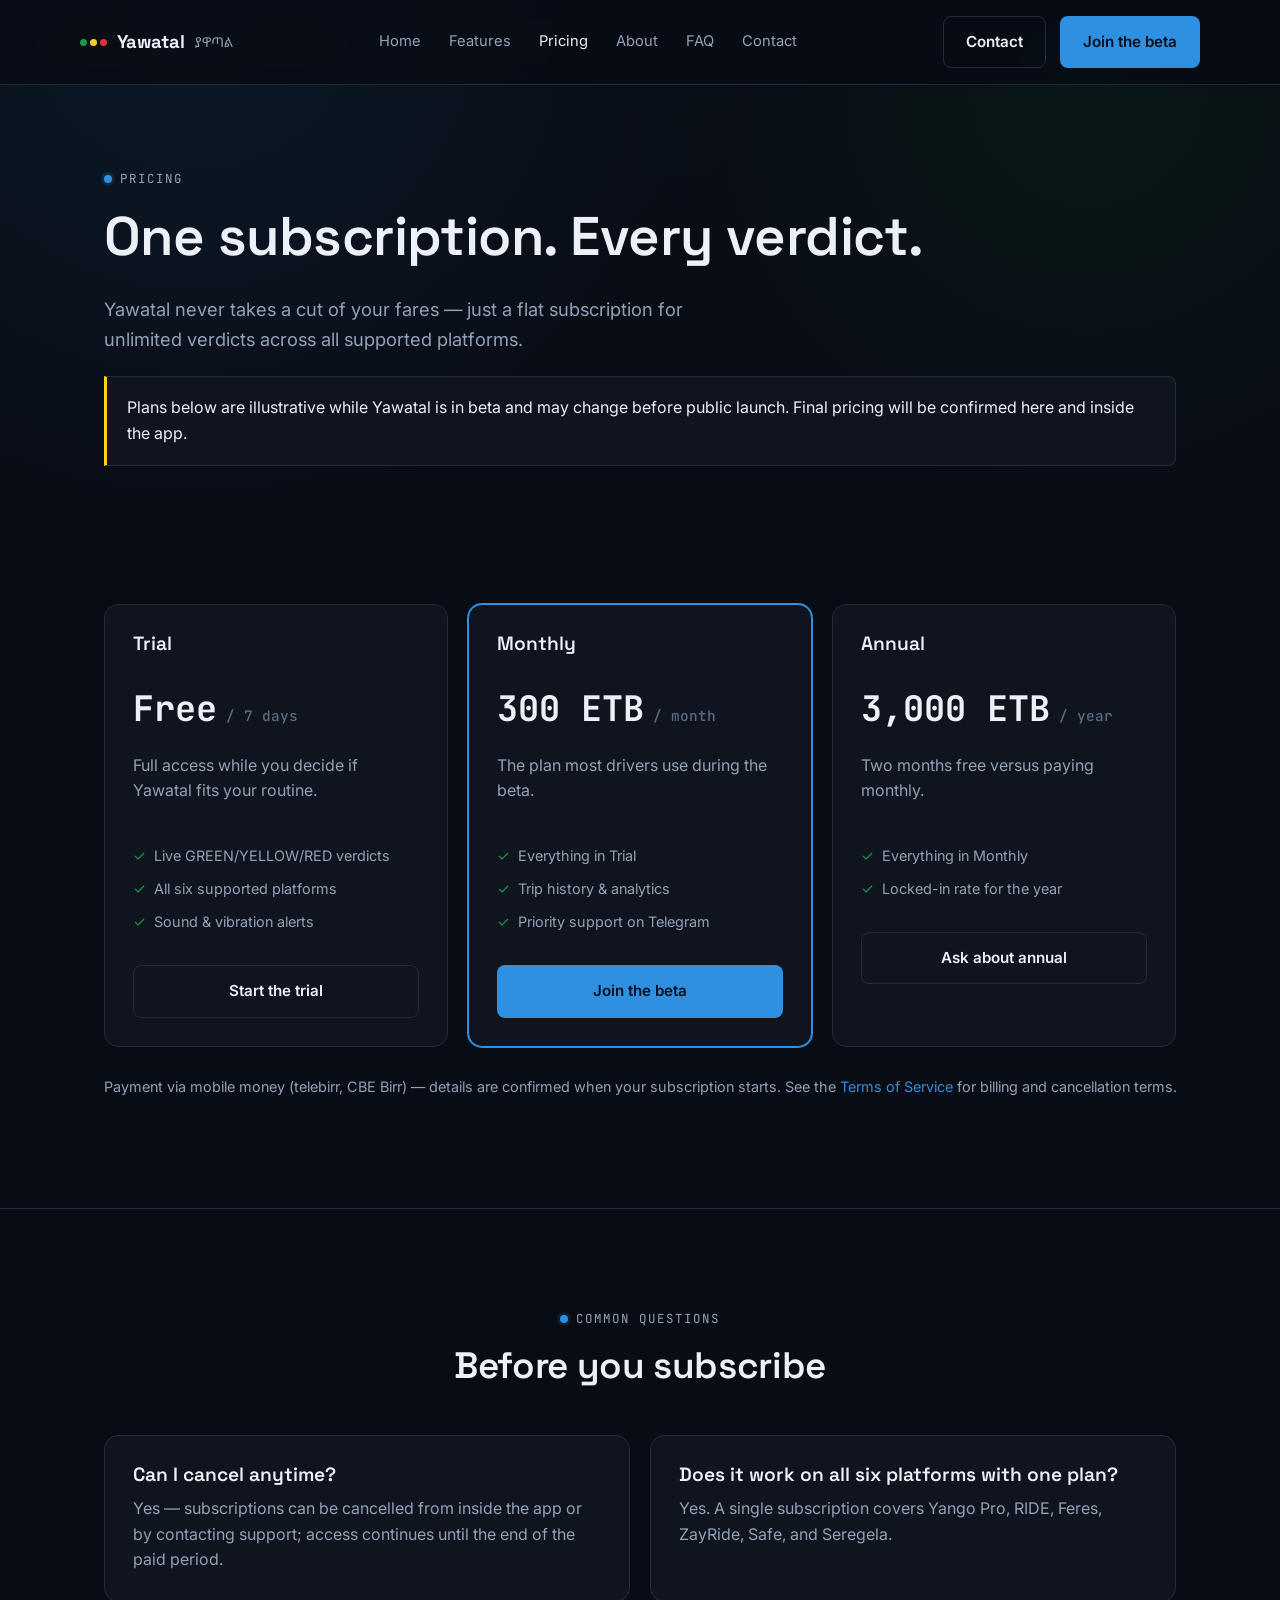
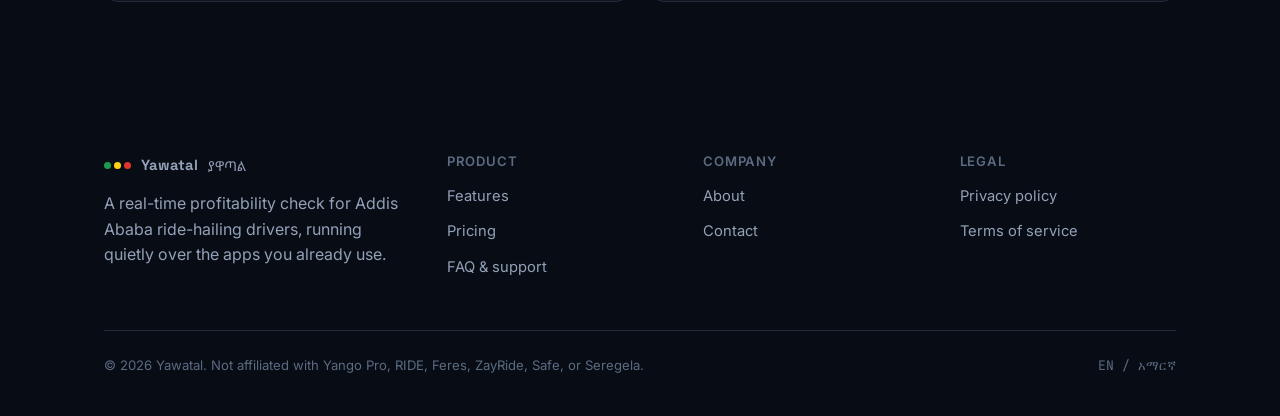
<file: pricing.html>
<!DOCTYPE html>
<html lang="en">
<head>
<meta charset="UTF-8">
<meta name="viewport" content="width=device-width, initial-scale=1.0">
<title>Pricing — Yawatal</title>
<meta name="description" content="Yawatal subscription pricing: a free trial, monthly, and annual plans covering all supported ride-hailing platforms in Addis Ababa.">
<link rel="icon" href="assets/favicon.svg" type="image/svg+xml">
<link rel="stylesheet" href="css/style.css">
</head>
<body>
  <header class="nav">
    <div class="container nav-inner">
      <a href="index.html" class="brand">
        <span class="mark"><i></i><i></i><i></i></span>
        Yawatal <span class="amh">ያዋጣል</span>
      </a>
      <nav class="nav-links" id="navLinks">
        <a href="index.html">Home</a>
        <a href="features.html">Features</a>
        <a href="pricing.html" class="active">Pricing</a>
        <a href="about.html">About</a>
        <a href="faq.html">FAQ</a>
        <a href="contact.html">Contact</a>
      </nav>
      <div class="nav-cta">
        <a href="contact.html" class="btn btn-ghost">Contact</a>
        <a href="pricing.html#join" class="btn btn-primary">Join the beta</a>
        <button class="nav-toggle" aria-label="Toggle menu" aria-expanded="false" id="navToggle">☰</button>
      </div>
    </div>
  </header>

  <section class="hero" style="padding-bottom:20px;">
    <div class="container">
      <div class="eyebrow"><span class="dot"></span>Pricing</div>
      <h1>One subscription. Every verdict.</h1>
      <p class="lede">Yawatal never takes a cut of your fares — just a flat subscription for unlimited verdicts across all supported platforms.</p>
      <div class="callout yellow">
        Plans below are illustrative while Yawatal is in beta and may change before public launch. Final pricing will be confirmed here and inside the app.
      </div>
    </div>
  </section>

  <section class="section" id="join">
    <div class="container grid grid-3">
      <div class="card price-card">
        <h3>Trial</h3>
        <div class="price-amount">Free<span> / 7 days</span></div>
        <p>Full access while you decide if Yawatal fits your routine.</p>
        <ul>
          <li>Live GREEN/YELLOW/RED verdicts</li>
          <li>All six supported platforms</li>
          <li>Sound &amp; vibration alerts</li>
        </ul>
        <a href="contact.html" class="btn btn-ghost">Start the trial</a>
      </div>
      <div class="card price-card highlight">
        <h3>Monthly</h3>
        <div class="price-amount">300 ETB<span> / month</span></div>
        <p>The plan most drivers use during the beta.</p>
        <ul>
          <li>Everything in Trial</li>
          <li>Trip history &amp; analytics</li>
          <li>Priority support on Telegram</li>
        </ul>
        <a href="contact.html" class="btn btn-primary">Join the beta</a>
      </div>
      <div class="card price-card">
        <h3>Annual</h3>
        <div class="price-amount">3,000 ETB<span> / year</span></div>
        <p>Two months free versus paying monthly.</p>
        <ul>
          <li>Everything in Monthly</li>
          <li>Locked-in rate for the year</li>
        </ul>
        <a href="contact.html" class="btn btn-ghost">Ask about annual</a>
      </div>
    </div>
    <p style="text-align:center; margin-top:28px; font-size:.9rem;">
      Payment via mobile money (telebirr, CBE Birr) — details are confirmed when your subscription starts.
      See the <a href="terms-of-service.html" style="color:var(--accent);">Terms of Service</a> for billing and cancellation terms.
    </p>
  </section>

  <section class="section" style="border-bottom:none;">
    <div class="container">
      <div class="section-head center">
        <div class="eyebrow" style="justify-content:center;"><span class="dot"></span>Common questions</div>
        <h2>Before you subscribe</h2>
      </div>
      <div class="grid grid-2">
        <div class="card">
          <h3>Can I cancel anytime?</h3>
          <p style="margin:0;">Yes — subscriptions can be cancelled from inside the app or by contacting support; access continues until the end of the paid period.</p>
        </div>
        <div class="card">
          <h3>Does it work on all six platforms with one plan?</h3>
          <p style="margin:0;">Yes. A single subscription covers Yango Pro, RIDE, Feres, ZayRide, Safe, and Seregela.</p>
        </div>
      </div>
    </div>
  </section>

  <footer>
    <div class="container">
      <div class="footer-grid">
        <div class="footer-col">
          <a href="index.html" class="brand" style="margin-bottom:14px;">
            <span class="mark"><i></i><i></i><i></i></span>
            Yawatal <span class="amh">ያዋጣል</span>
          </a>
          <p style="max-width:32ch;">A real-time profitability check for Addis Ababa ride-hailing drivers, running quietly over the apps you already use.</p>
        </div>
        <div class="footer-col">
          <h4>Product</h4>
          <ul>
            <li><a href="features.html">Features</a></li>
            <li><a href="pricing.html">Pricing</a></li>
            <li><a href="faq.html">FAQ &amp; support</a></li>
          </ul>
        </div>
        <div class="footer-col">
          <h4>Company</h4>
          <ul>
            <li><a href="about.html">About</a></li>
            <li><a href="contact.html">Contact</a></li>
          </ul>
        </div>
        <div class="footer-col">
          <h4>Legal</h4>
          <ul>
            <li><a href="privacy-policy.html">Privacy policy</a></li>
            <li><a href="terms-of-service.html">Terms of service</a></li>
          </ul>
        </div>
      </div>
      <div class="footer-bottom">
        <span>© <span data-year></span> Yawatal. Not affiliated with Yango Pro, RIDE, Feres, ZayRide, Safe, or Seregela.</span>
        <span class="lang-note">EN / አማርኛ</span>
      </div>
    </div>
  </footer>
<script src="js/main.js"></script>
</body>
</html>
</file>
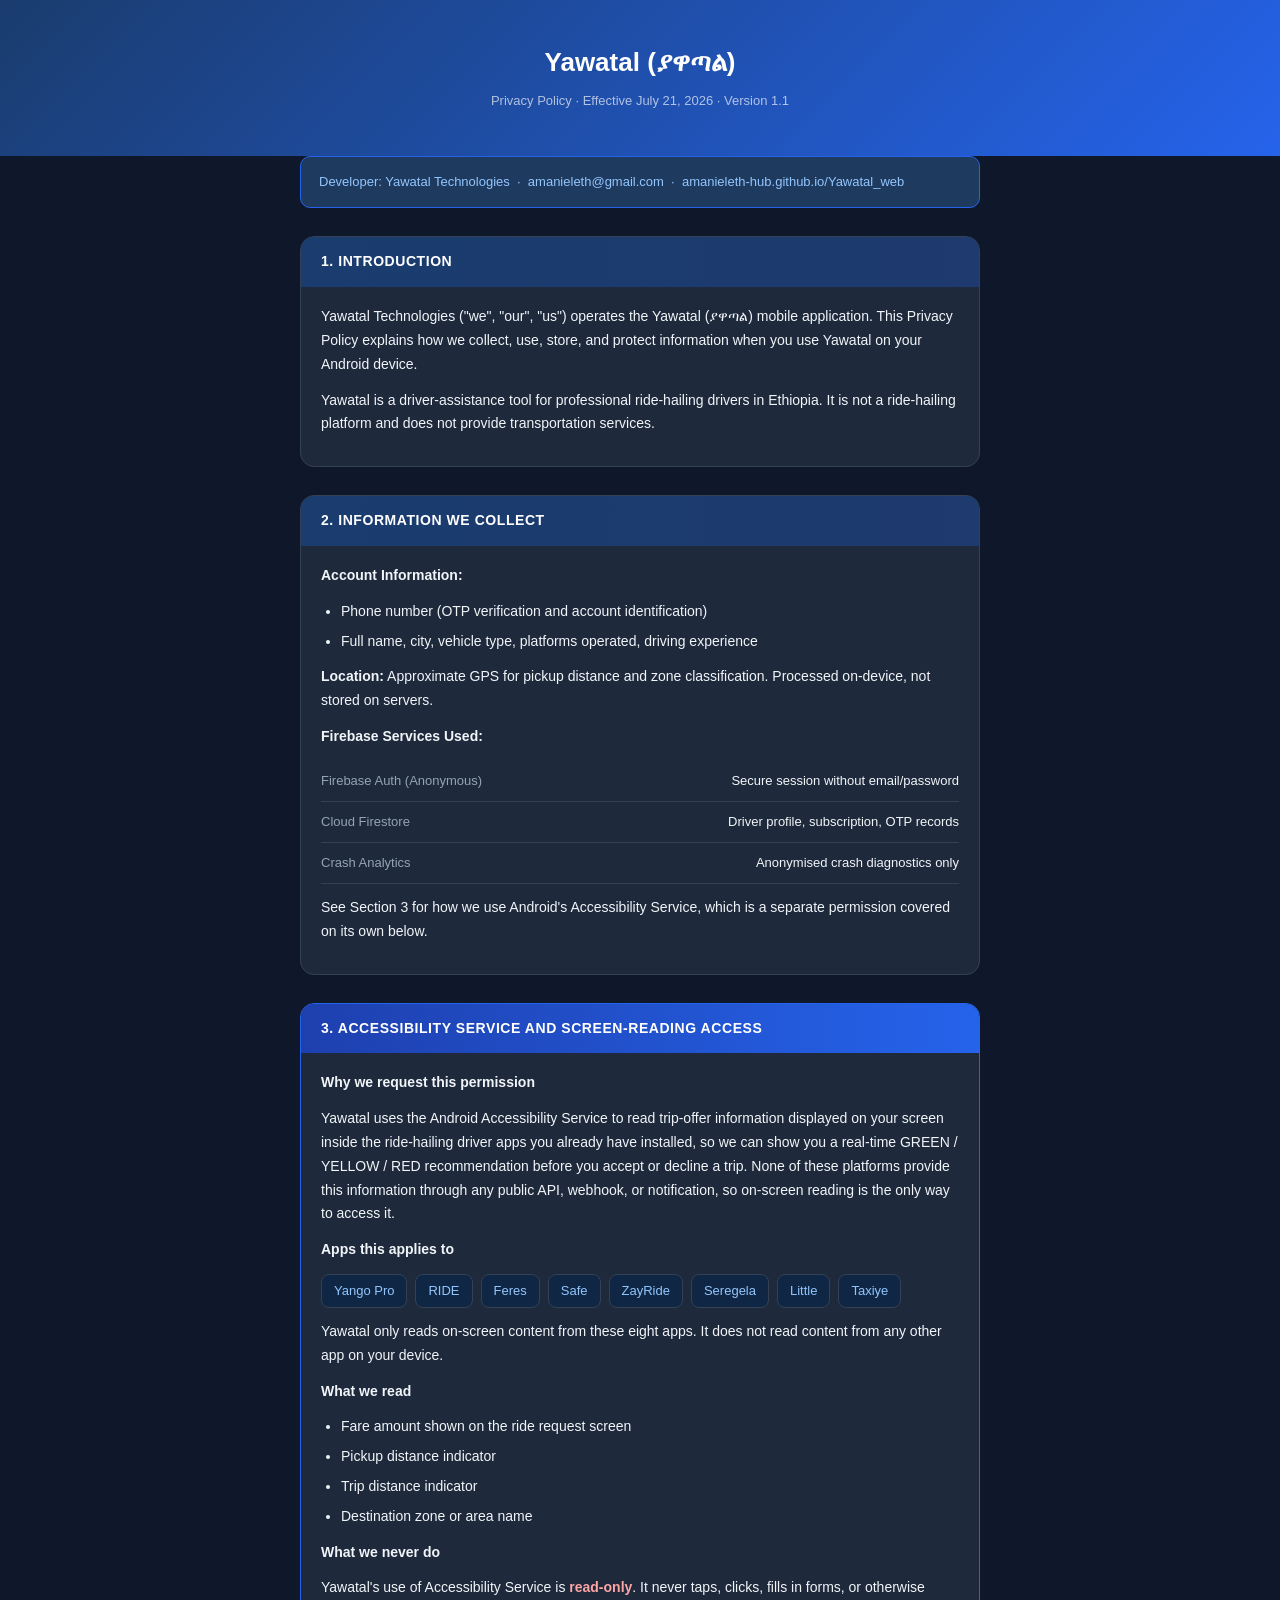
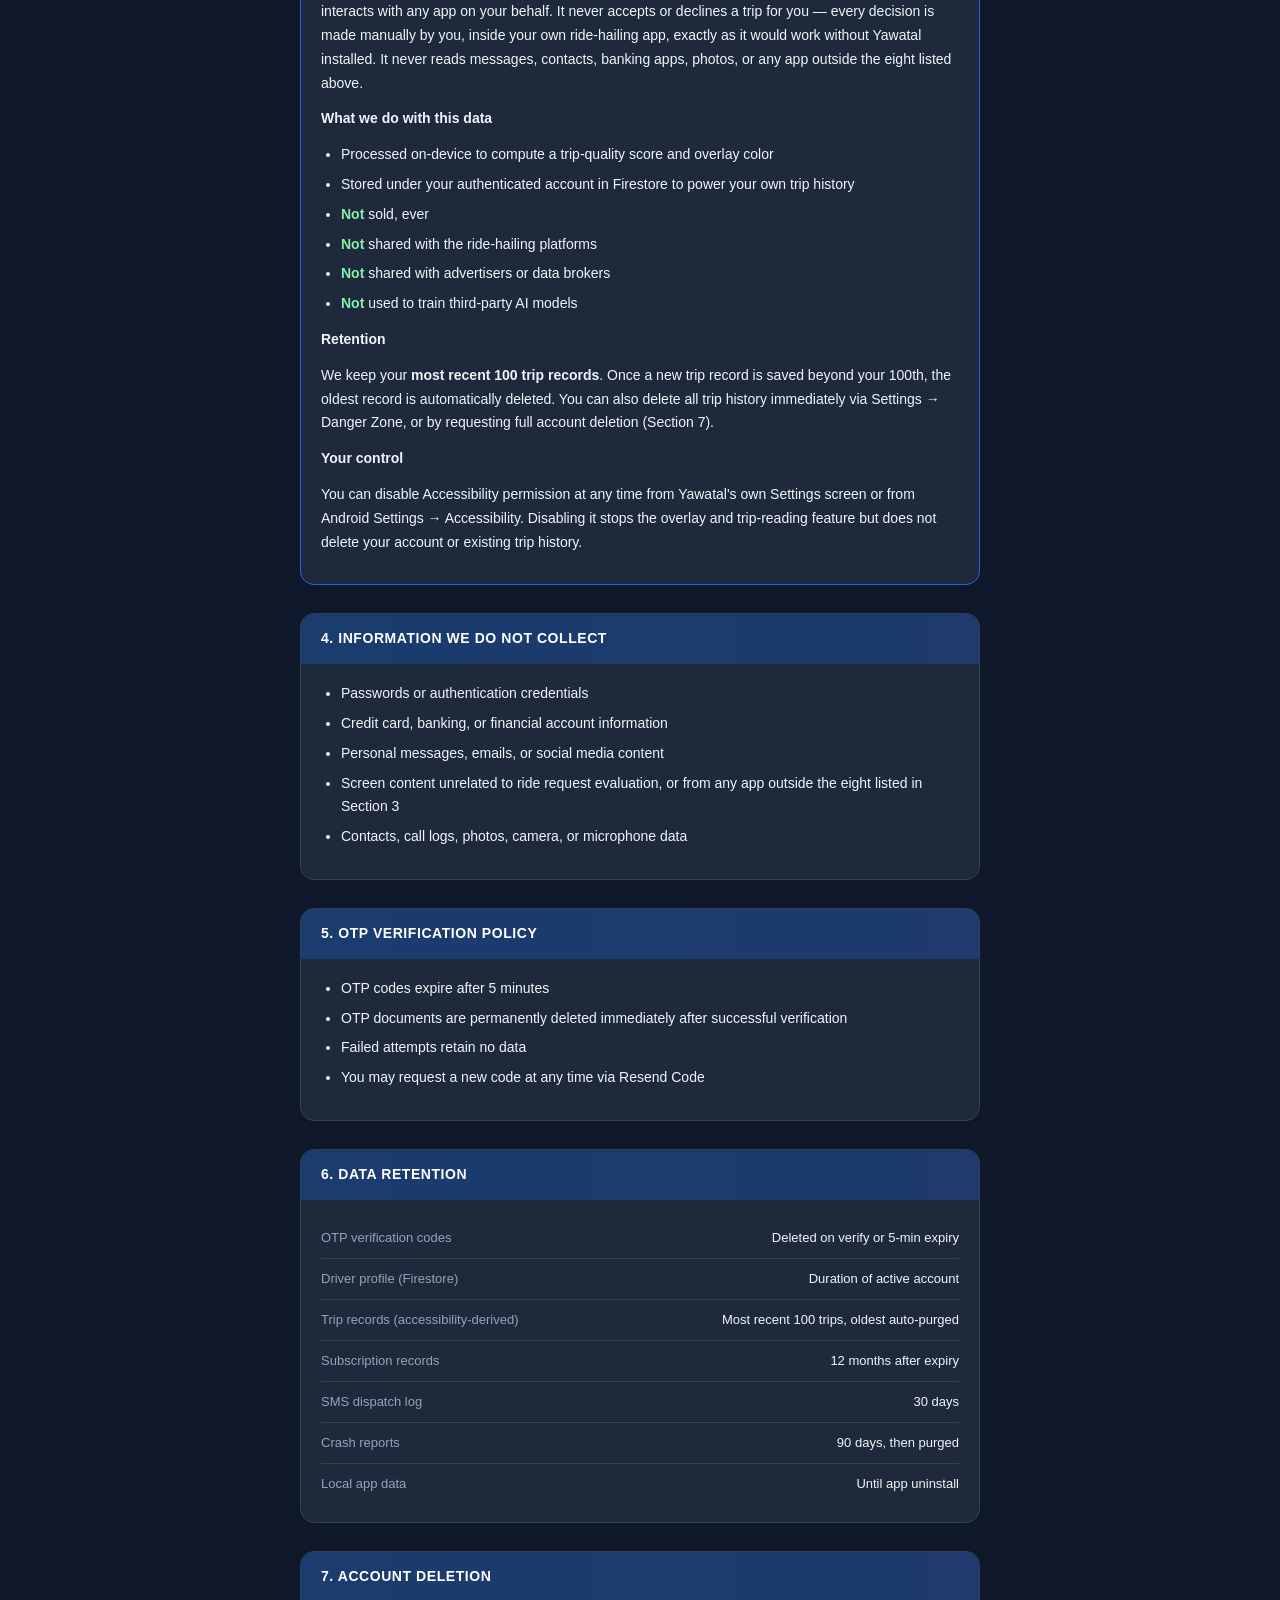
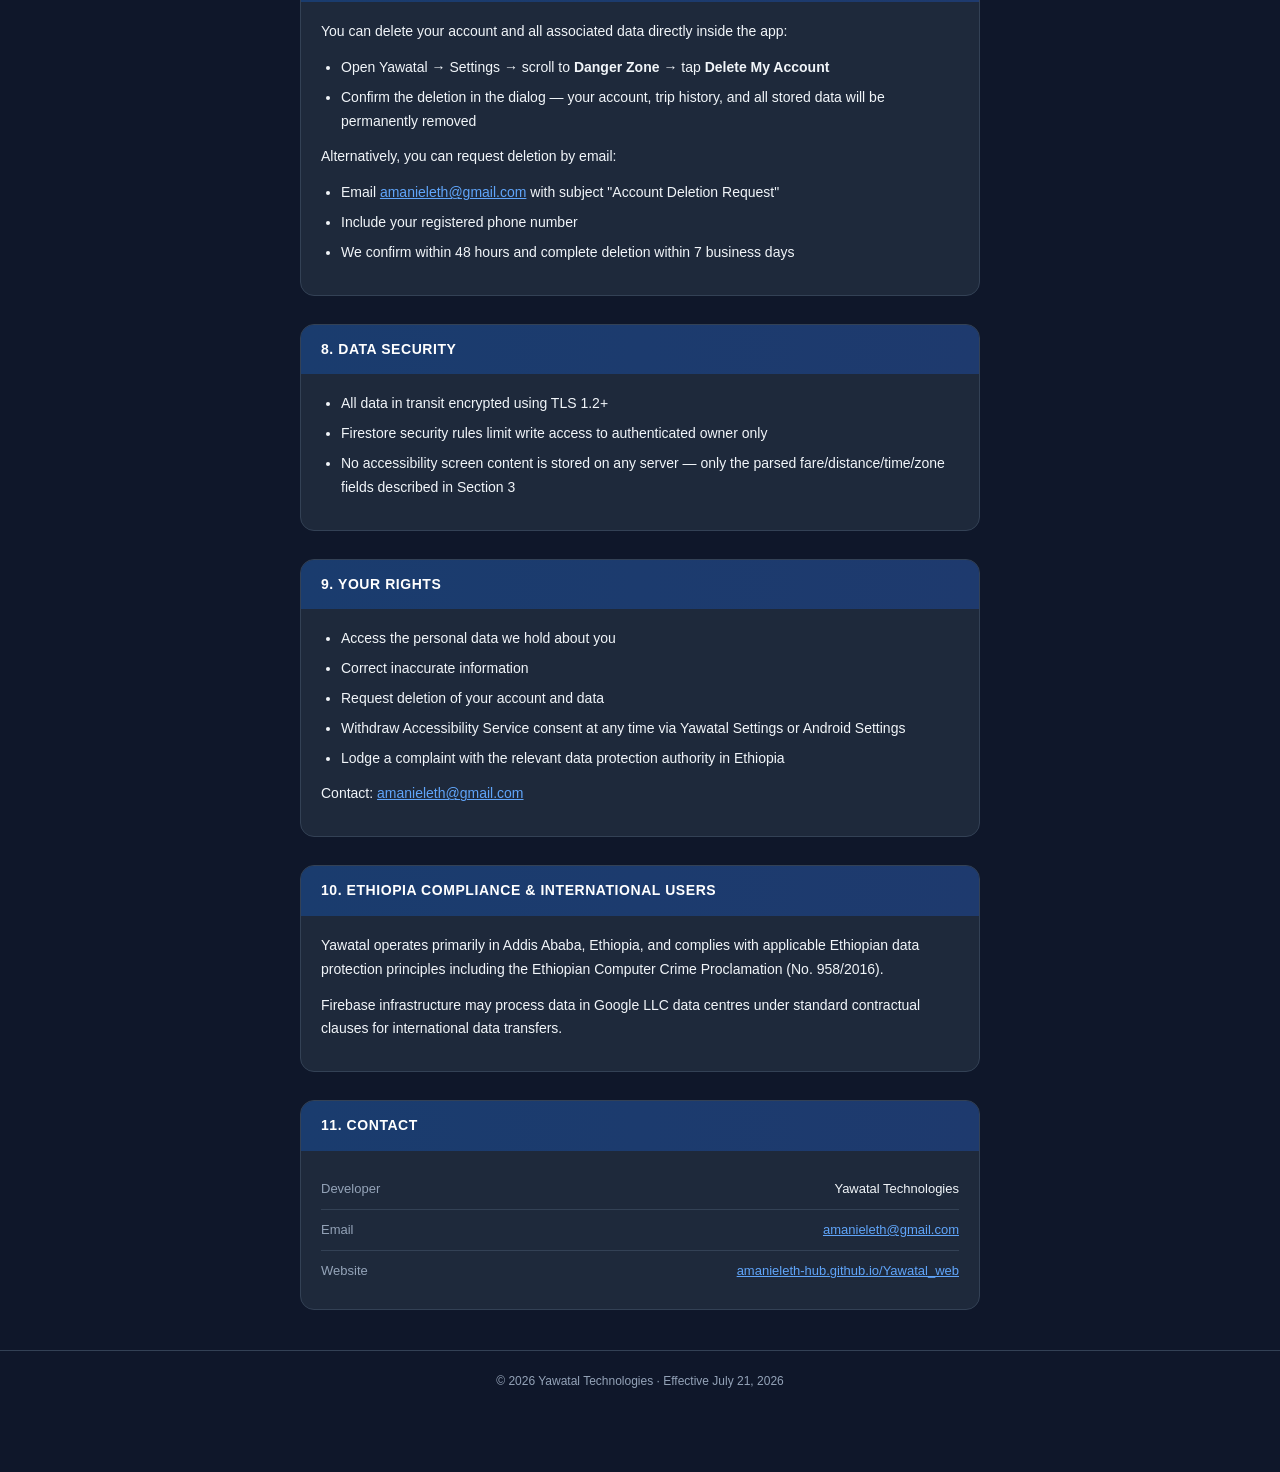
<file: privacy-policy.html>
<!DOCTYPE html>
<html lang="en">
<head>
<meta charset="UTF-8">
<meta name="viewport" content="width=device-width, initial-scale=1.0">
<title>Yawatal — Privacy Policy</title>
<style>
  :root {
    --brand:#1A3C6E;--accent:#2563EB;--bg:#0F172A;--surface:#1E293B;
    --border:#334155;--text:#F1F5F9;--muted:#94A3B8;
  }
  *{box-sizing:border-box;margin:0;padding:0}
  body{font-family:-apple-system,BlinkMacSystemFont,'Segoe UI',Arial,sans-serif;
    background:var(--bg);color:var(--text);font-size:15px;line-height:1.7;padding-bottom:60px}
  .hero{background:linear-gradient(135deg,#1A3C6E,#2563EB);padding:40px 24px 32px;text-align:center}
  .hero h1{font-size:26px;font-weight:800;color:#fff;margin-bottom:6px}
  .hero p{font-size:13px;color:rgba(255,255,255,.65)}
  .content{max-width:720px;margin:0 auto;padding:0 20px}
  .section{margin-top:28px;background:var(--surface);border-radius:14px;
    border:1px solid var(--border);overflow:hidden}
  .section.highlight{border:1px solid var(--accent)}
  .sec-head{background:linear-gradient(90deg,#1A3C6E,#1e3a6e);padding:13px 20px}
  .section.highlight .sec-head{background:linear-gradient(90deg,#1E40AF,#2563EB)}
  .sec-head h2{font-size:14px;font-weight:700;color:#fff;text-transform:uppercase;letter-spacing:.04em}
  .sec-body{padding:18px 20px}
  p{margin-bottom:12px;font-size:14px;color:var(--text)}
  ul{padding-left:20px;margin-bottom:12px}
  li{margin-bottom:6px;font-size:14px;color:var(--text)}
  .row{display:flex;justify-content:space-between;padding:9px 0;
    border-bottom:1px solid var(--border);font-size:13px}
  .row:last-child{border-bottom:none}
  .row .l{color:var(--muted)}.row .r{color:var(--text);font-weight:500;text-align:right}
  .info{background:#1e3a5f;border:1px solid #2563EB;border-radius:10px;
    padding:14px 18px;margin-bottom:16px;font-size:13px;color:#93C5FD;line-height:1.7}
  .apps{display:flex;flex-wrap:wrap;gap:8px;margin-bottom:12px}
  .apps span{background:#0F2744;border:1px solid var(--border);border-radius:8px;
    padding:5px 12px;font-size:13px;color:#93C5FD}
  .footer{margin-top:40px;text-align:center;padding:20px;
    border-top:1px solid var(--border);color:var(--muted);font-size:12px}
  a{color:#60A5FA}
  strong.no{color:#FCA5A5}
  strong.yes{color:#86EFAC}
  @media(max-width:480px){.row{flex-direction:column;gap:4px}.row .r{text-align:left}}
</style>
</head>
<body>
<div class="hero">
  <h1>Yawatal (ያዋጣል)</h1>
  <p>Privacy Policy · Effective July 21, 2026 · Version 1.1</p>
</div>
<div class="content">

<div class="info">Developer: Yawatal Technologies &nbsp;·&nbsp; amanieleth@gmail.com &nbsp;·&nbsp; amanieleth-hub.github.io/Yawatal_web</div>

<div class="section"><div class="sec-head"><h2>1. Introduction</h2></div><div class="sec-body">
<p>Yawatal Technologies ("we", "our", "us") operates the Yawatal (ያዋጣል) mobile application. This Privacy Policy explains how we collect, use, store, and protect information when you use Yawatal on your Android device.</p>
<p>Yawatal is a driver-assistance tool for professional ride-hailing drivers in Ethiopia. It is not a ride-hailing platform and does not provide transportation services.</p>
</div></div>

<div class="section"><div class="sec-head"><h2>2. Information We Collect</h2></div><div class="sec-body">
<p><strong>Account Information:</strong></p>
<ul><li>Phone number (OTP verification and account identification)</li>
<li>Full name, city, vehicle type, platforms operated, driving experience</li></ul>
<p><strong>Location:</strong> Approximate GPS for pickup distance and zone classification. Processed on-device, not stored on servers.</p>
<p><strong>Firebase Services Used:</strong></p>
<div class="row"><span class="l">Firebase Auth (Anonymous)</span><span class="r">Secure session without email/password</span></div>
<div class="row"><span class="l">Cloud Firestore</span><span class="r">Driver profile, subscription, OTP records</span></div>
<div class="row"><span class="l">Crash Analytics</span><span class="r">Anonymised crash diagnostics only</span></div>
<p style="margin-top:12px">See Section 3 for how we use Android's Accessibility Service, which is a separate permission covered on its own below.</p>
</div></div>

<div class="section highlight"><div class="sec-head"><h2>3. Accessibility Service and Screen-Reading Access</h2></div><div class="sec-body">

<p><strong>Why we request this permission</strong></p>
<p>Yawatal uses the Android Accessibility Service to read trip-offer information displayed on your screen inside the ride-hailing driver apps you already have installed, so we can show you a real-time GREEN / YELLOW / RED recommendation before you accept or decline a trip. None of these platforms provide this information through any public API, webhook, or notification, so on-screen reading is the only way to access it.</p>

<p><strong>Apps this applies to</strong></p>
<div class="apps">
  <span>Yango Pro</span><span>RIDE</span><span>Feres</span><span>Safe</span>
  <span>ZayRide</span><span>Seregela</span><span>Little</span><span>Taxiye</span>
</div>
<p>Yawatal only reads on-screen content from these eight apps. It does not read content from any other app on your device.</p>

<p><strong>What we read</strong></p>
<ul>
  <li>Fare amount shown on the ride request screen</li>
  <li>Pickup distance indicator</li>
  <li>Trip distance indicator</li>
  <li>Destination zone or area name</li>
</ul>

<p><strong>What we never do</strong></p>
<p>Yawatal's use of Accessibility Service is <strong class="no">read-only</strong>. It never taps, clicks, fills in forms, or otherwise interacts with any app on your behalf. It never accepts or declines a trip for you — every decision is made manually by you, inside your own ride-hailing app, exactly as it would work without Yawatal installed. It never reads messages, contacts, banking apps, photos, or any app outside the eight listed above.</p>

<p><strong>What we do with this data</strong></p>
<ul>
  <li>Processed on-device to compute a trip-quality score and overlay color</li>
  <li>Stored under your authenticated account in Firestore to power your own trip history</li>
  <li><strong class="yes">Not</strong> sold, ever</li>
  <li><strong class="yes">Not</strong> shared with the ride-hailing platforms</li>
  <li><strong class="yes">Not</strong> shared with advertisers or data brokers</li>
  <li><strong class="yes">Not</strong> used to train third-party AI models</li>
</ul>

<p><strong>Retention</strong></p>
<p>We keep your <strong>most recent 100 trip records</strong>. Once a new trip record is saved beyond your 100th, the oldest record is automatically deleted. You can also delete all trip history immediately via Settings → Danger Zone, or by requesting full account deletion (Section 7).</p>

<p><strong>Your control</strong></p>
<p>You can disable Accessibility permission at any time from Yawatal's own Settings screen or from Android Settings → Accessibility. Disabling it stops the overlay and trip-reading feature but does not delete your account or existing trip history.</p>

</div></div>

<div class="section"><div class="sec-head"><h2>4. Information We Do NOT Collect</h2></div><div class="sec-body">
<ul><li>Passwords or authentication credentials</li>
<li>Credit card, banking, or financial account information</li>
<li>Personal messages, emails, or social media content</li>
<li>Screen content unrelated to ride request evaluation, or from any app outside the eight listed in Section 3</li>
<li>Contacts, call logs, photos, camera, or microphone data</li></ul>
</div></div>

<div class="section"><div class="sec-head"><h2>5. OTP Verification Policy</h2></div><div class="sec-body">
<ul><li>OTP codes expire after 5 minutes</li>
<li>OTP documents are permanently deleted immediately after successful verification</li>
<li>Failed attempts retain no data</li>
<li>You may request a new code at any time via Resend Code</li></ul>
</div></div>

<div class="section"><div class="sec-head"><h2>6. Data Retention</h2></div><div class="sec-body">
<div class="row"><span class="l">OTP verification codes</span><span class="r">Deleted on verify or 5-min expiry</span></div>
<div class="row"><span class="l">Driver profile (Firestore)</span><span class="r">Duration of active account</span></div>
<div class="row"><span class="l">Trip records (accessibility-derived)</span><span class="r">Most recent 100 trips, oldest auto-purged</span></div>
<div class="row"><span class="l">Subscription records</span><span class="r">12 months after expiry</span></div>
<div class="row"><span class="l">SMS dispatch log</span><span class="r">30 days</span></div>
<div class="row"><span class="l">Crash reports</span><span class="r">90 days, then purged</span></div>
<div class="row"><span class="l">Local app data</span><span class="r">Until app uninstall</span></div>
</div></div>

<div class="section"><div class="sec-head"><h2>7. Account Deletion</h2></div><div class="sec-body">
<p>You can delete your account and all associated data directly inside the app:</p>
<ul><li>Open Yawatal → Settings → scroll to <strong>Danger Zone</strong> → tap <strong>Delete My Account</strong></li>
<li>Confirm the deletion in the dialog — your account, trip history, and all stored data will be permanently removed</li></ul>
<p style="margin-top:12px">Alternatively, you can request deletion by email:</p>
<ul><li>Email <a href="mailto:amanieleth@gmail.com">amanieleth@gmail.com</a> with subject "Account Deletion Request"</li>
<li>Include your registered phone number</li>
<li>We confirm within 48 hours and complete deletion within 7 business days</li></ul>
</div></div>

<div class="section"><div class="sec-head"><h2>8. Data Security</h2></div><div class="sec-body">
<ul><li>All data in transit encrypted using TLS 1.2+</li>
<li>Firestore security rules limit write access to authenticated owner only</li>
<li>No accessibility screen content is stored on any server — only the parsed fare/distance/time/zone fields described in Section 3</li></ul>
</div></div>

<div class="section"><div class="sec-head"><h2>9. Your Rights</h2></div><div class="sec-body">
<ul><li>Access the personal data we hold about you</li>
<li>Correct inaccurate information</li>
<li>Request deletion of your account and data</li>
<li>Withdraw Accessibility Service consent at any time via Yawatal Settings or Android Settings</li>
<li>Lodge a complaint with the relevant data protection authority in Ethiopia</li></ul>
<p>Contact: <a href="mailto:amanieleth@gmail.com">amanieleth@gmail.com</a></p>
</div></div>

<div class="section"><div class="sec-head"><h2>10. Ethiopia Compliance &amp; International Users</h2></div><div class="sec-body">
<p>Yawatal operates primarily in Addis Ababa, Ethiopia, and complies with applicable Ethiopian data protection principles including the Ethiopian Computer Crime Proclamation (No. 958/2016).</p>
<p>Firebase infrastructure may process data in Google LLC data centres under standard contractual clauses for international data transfers.</p>
</div></div>

<div class="section"><div class="sec-head"><h2>11. Contact</h2></div><div class="sec-body">
<div class="row"><span class="l">Developer</span><span class="r">Yawatal Technologies</span></div>
<div class="row"><span class="l">Email</span><span class="r"><a href="mailto:amanieleth@gmail.com">amanieleth@gmail.com</a></span></div>
<div class="row"><span class="l">Website</span><span class="r"><a href="https://amanieleth-hub.github.io/Yawatal_web/">amanieleth-hub.github.io/Yawatal_web</a></span></div>
</div></div>

</div>
<div class="footer">© 2026 Yawatal Technologies · Effective July 21, 2026</div>
</body></html>
</file>
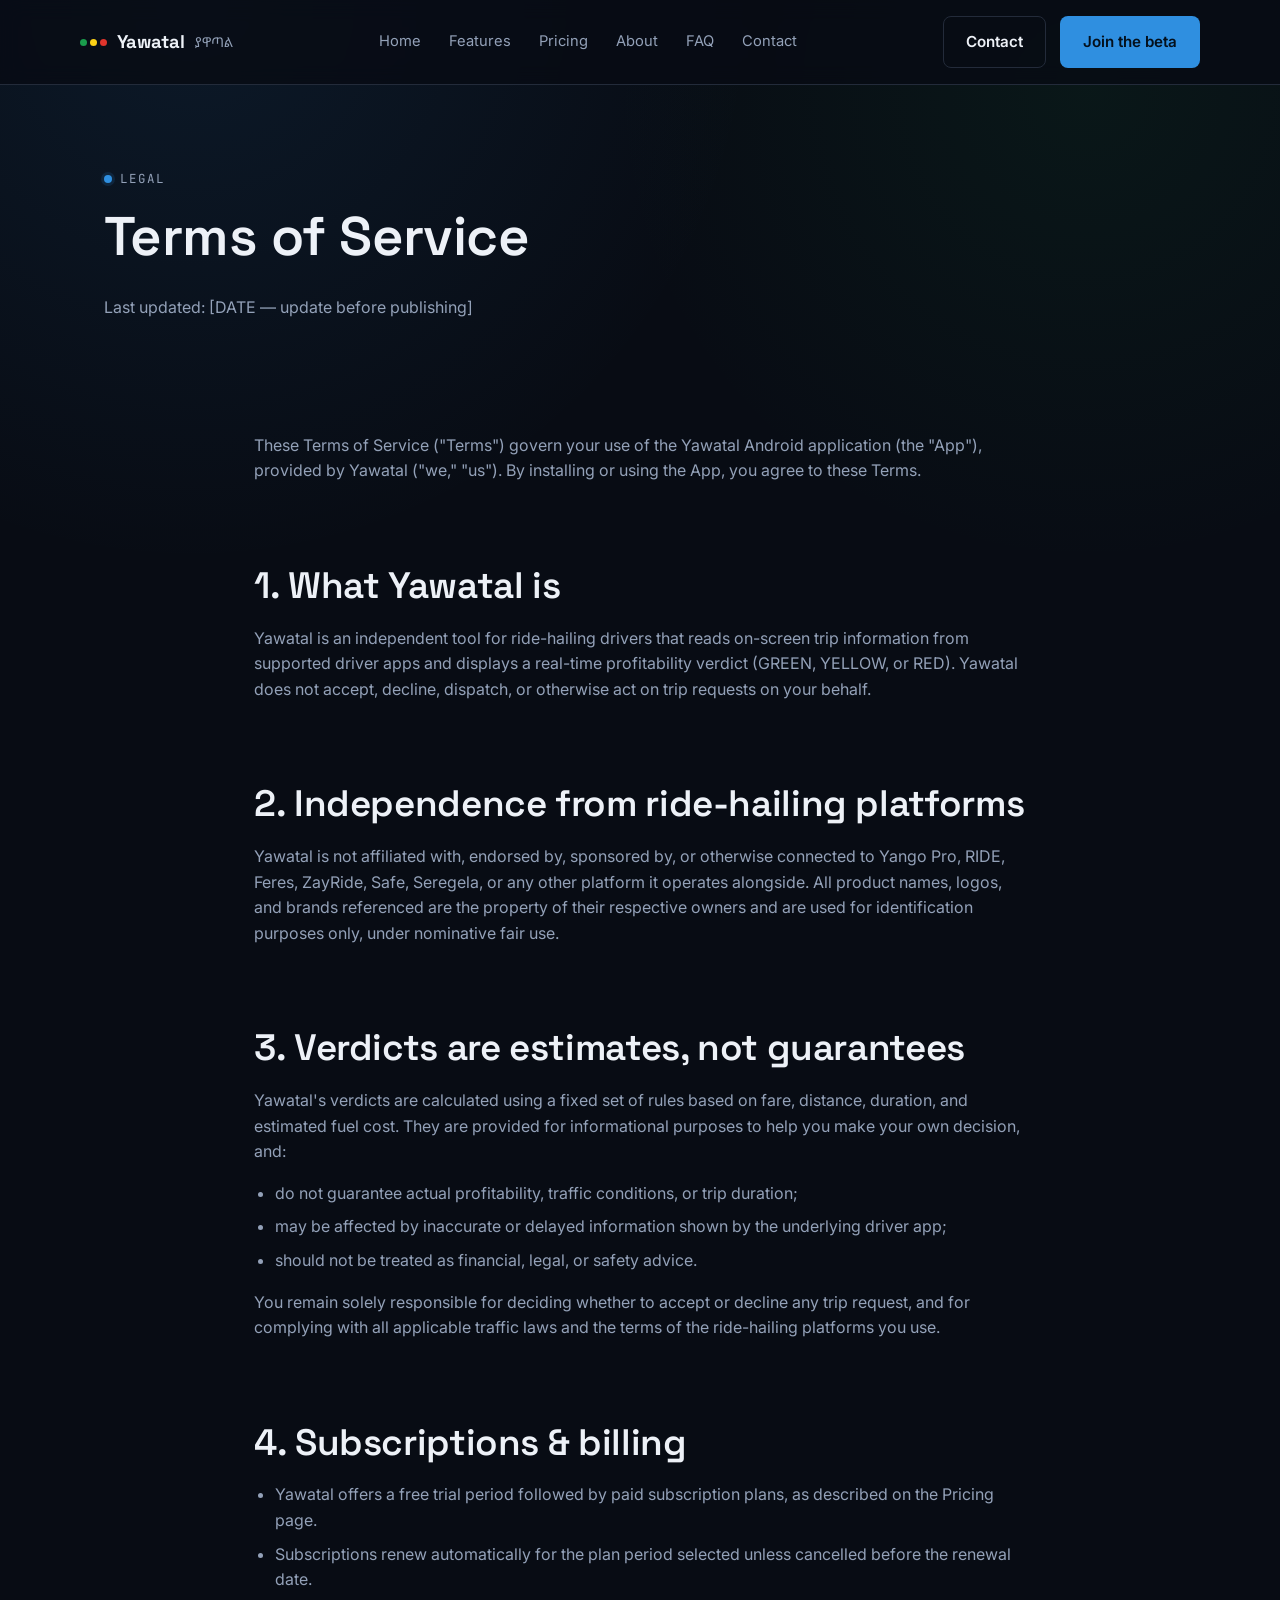
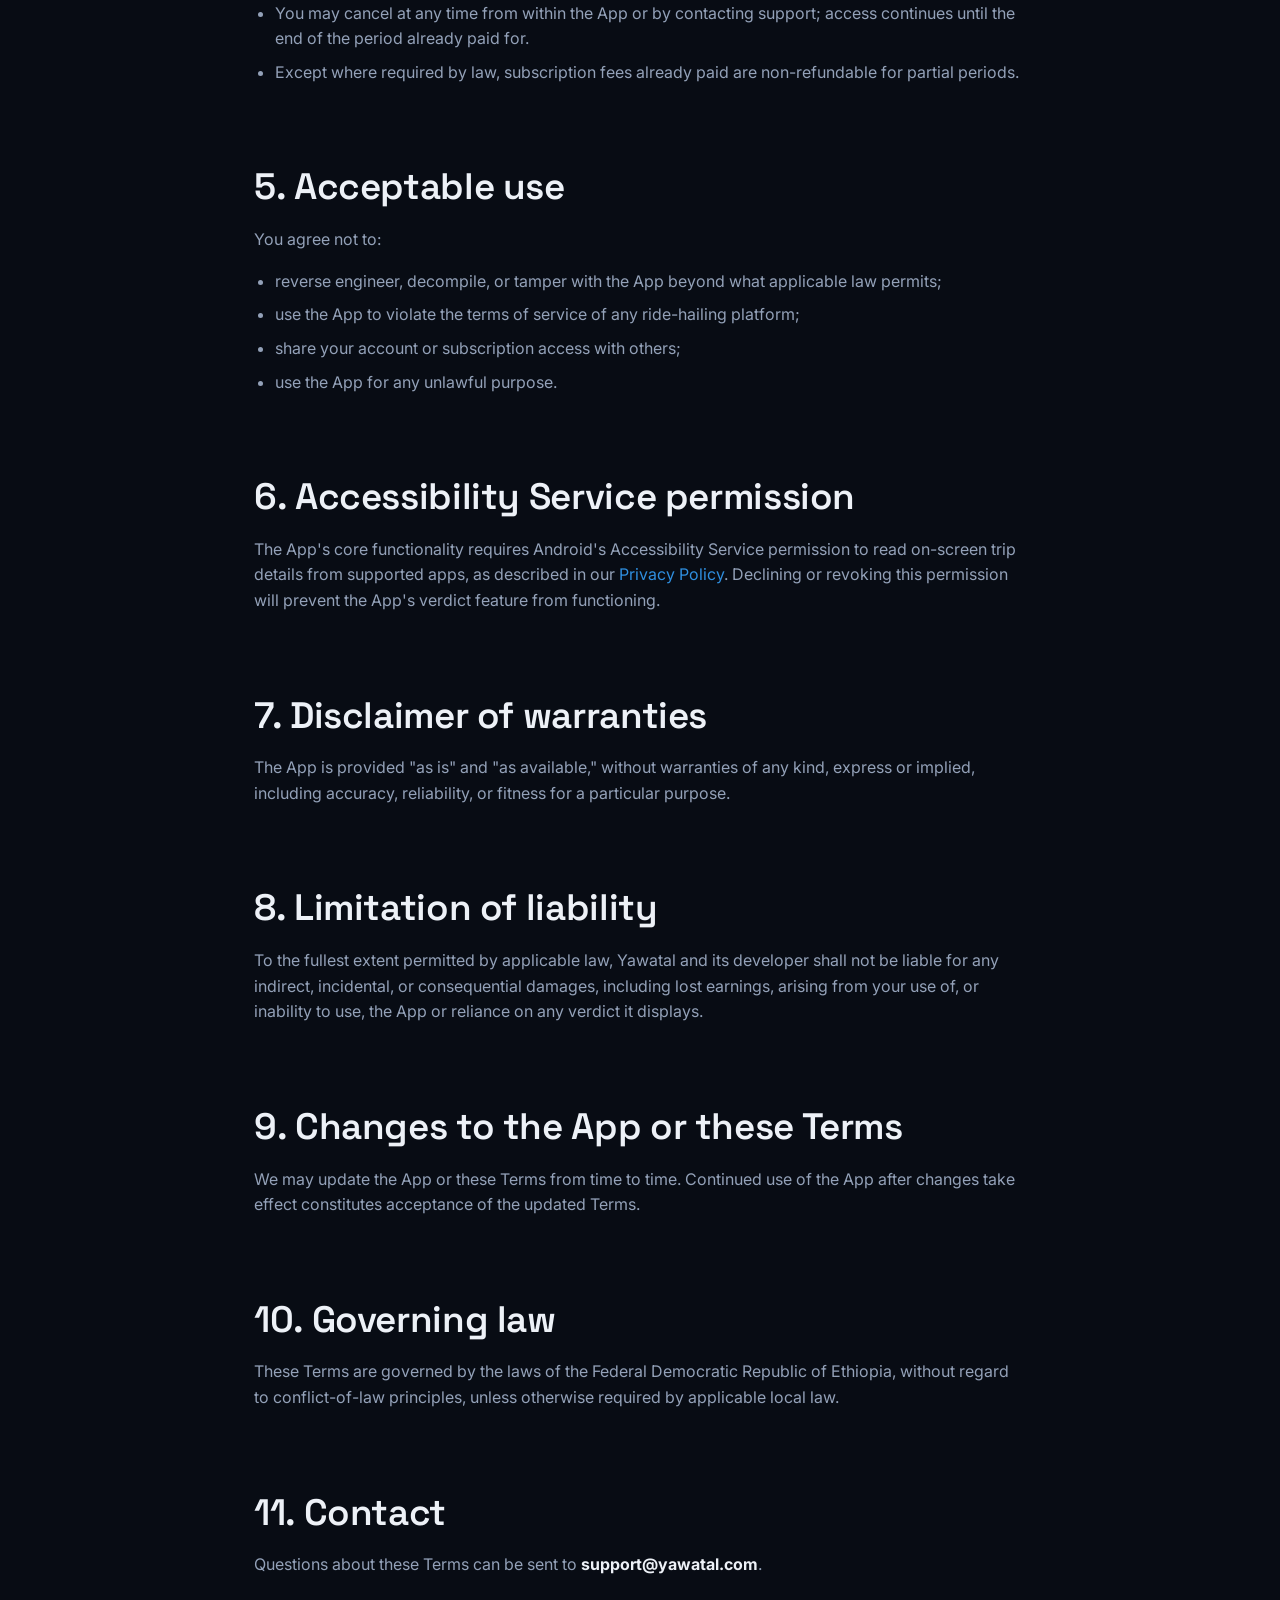
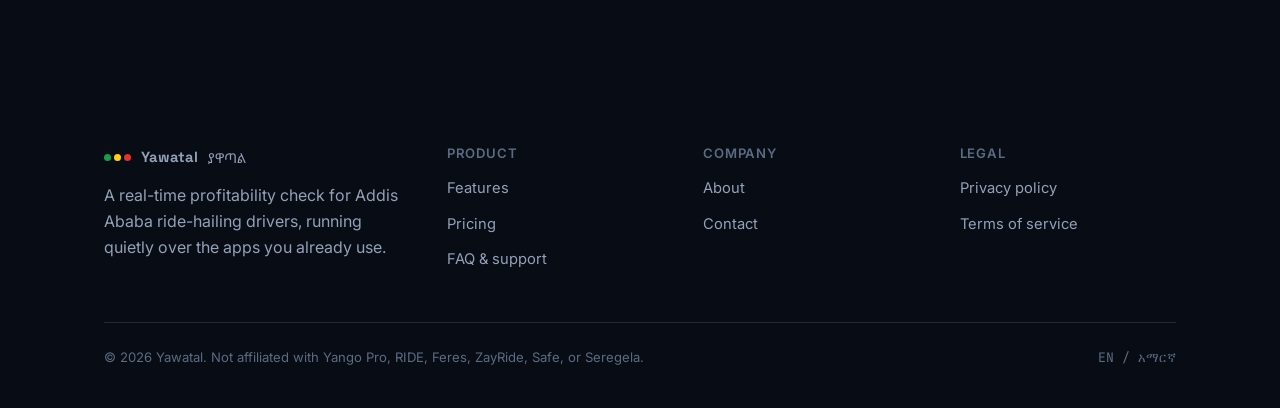
<file: terms-of-service.html>
<!DOCTYPE html>
<html lang="en">
<head>
<meta charset="UTF-8">
<meta name="viewport" content="width=device-width, initial-scale=1.0">
<title>Terms of Service — Yawatal</title>
<meta name="description" content="The terms governing your use of the Yawatal app, including subscription billing, platform independence, and limitations of liability.">
<link rel="icon" href="assets/favicon.svg" type="image/svg+xml">
<link rel="stylesheet" href="css/style.css">
</head>
<body>
  <header class="nav">
    <div class="container nav-inner">
      <a href="index.html" class="brand">
        <span class="mark"><i></i><i></i><i></i></span>
        Yawatal <span class="amh">ያዋጣል</span>
      </a>
      <nav class="nav-links" id="navLinks">
        <a href="index.html">Home</a>
        <a href="features.html">Features</a>
        <a href="pricing.html">Pricing</a>
        <a href="about.html">About</a>
        <a href="faq.html">FAQ</a>
        <a href="contact.html">Contact</a>
      </nav>
      <div class="nav-cta">
        <a href="contact.html" class="btn btn-ghost">Contact</a>
        <a href="pricing.html#join" class="btn btn-primary">Join the beta</a>
        <button class="nav-toggle" aria-label="Toggle menu" aria-expanded="false" id="navToggle">☰</button>
      </div>
    </div>
  </header>

  <section class="hero" style="padding-bottom:0;">
    <div class="container">
      <div class="eyebrow"><span class="dot"></span>Legal</div>
      <h1>Terms of Service</h1>
      <p class="updated">Last updated: [DATE — update before publishing]</p>
    </div>
  </section>

  <section class="section legal" style="border-bottom:none;">
    <div class="container" style="max-width:820px;">

      <p>These Terms of Service ("Terms") govern your use of the Yawatal Android application (the "App"), provided by Yawatal ("we," "us"). By installing or using the App, you agree to these Terms.</p>

      <h2>1. What Yawatal is</h2>
      <p>Yawatal is an independent tool for ride-hailing drivers that reads on-screen trip information from supported driver apps and displays a real-time profitability verdict (GREEN, YELLOW, or RED). Yawatal does not accept, decline, dispatch, or otherwise act on trip requests on your behalf.</p>

      <h2>2. Independence from ride-hailing platforms</h2>
      <p>Yawatal is not affiliated with, endorsed by, sponsored by, or otherwise connected to Yango Pro, RIDE, Feres, ZayRide, Safe, Seregela, or any other platform it operates alongside. All product names, logos, and brands referenced are the property of their respective owners and are used for identification purposes only, under nominative fair use.</p>

      <h2>3. Verdicts are estimates, not guarantees</h2>
      <p>Yawatal's verdicts are calculated using a fixed set of rules based on fare, distance, duration, and estimated fuel cost. They are provided for informational purposes to help you make your own decision, and:</p>
      <ul>
        <li>do not guarantee actual profitability, traffic conditions, or trip duration;</li>
        <li>may be affected by inaccurate or delayed information shown by the underlying driver app;</li>
        <li>should not be treated as financial, legal, or safety advice.</li>
      </ul>
      <p>You remain solely responsible for deciding whether to accept or decline any trip request, and for complying with all applicable traffic laws and the terms of the ride-hailing platforms you use.</p>

      <h2>4. Subscriptions &amp; billing</h2>
      <ul>
        <li>Yawatal offers a free trial period followed by paid subscription plans, as described on the Pricing page.</li>
        <li>Subscriptions renew automatically for the plan period selected unless cancelled before the renewal date.</li>
        <li>You may cancel at any time from within the App or by contacting support; access continues until the end of the period already paid for.</li>
        <li>Except where required by law, subscription fees already paid are non-refundable for partial periods.</li>
      </ul>

      <h2>5. Acceptable use</h2>
      <p>You agree not to:</p>
      <ul>
        <li>reverse engineer, decompile, or tamper with the App beyond what applicable law permits;</li>
        <li>use the App to violate the terms of service of any ride-hailing platform;</li>
        <li>share your account or subscription access with others;</li>
        <li>use the App for any unlawful purpose.</li>
      </ul>

      <h2>6. Accessibility Service permission</h2>
      <p>The App's core functionality requires Android's Accessibility Service permission to read on-screen trip details from supported apps, as described in our <a href="privacy-policy.html" style="color:var(--accent);">Privacy Policy</a>. Declining or revoking this permission will prevent the App's verdict feature from functioning.</p>

      <h2>7. Disclaimer of warranties</h2>
      <p>The App is provided "as is" and "as available," without warranties of any kind, express or implied, including accuracy, reliability, or fitness for a particular purpose.</p>

      <h2>8. Limitation of liability</h2>
      <p>To the fullest extent permitted by applicable law, Yawatal and its developer shall not be liable for any indirect, incidental, or consequential damages, including lost earnings, arising from your use of, or inability to use, the App or reliance on any verdict it displays.</p>

      <h2>9. Changes to the App or these Terms</h2>
      <p>We may update the App or these Terms from time to time. Continued use of the App after changes take effect constitutes acceptance of the updated Terms.</p>

      <h2>10. Governing law</h2>
      <p>These Terms are governed by the laws of the Federal Democratic Republic of Ethiopia, without regard to conflict-of-law principles, unless otherwise required by applicable local law.</p>

      <h2>11. Contact</h2>
      <p>Questions about these Terms can be sent to <strong style="color:var(--text);">support@yawatal.com</strong>.</p>

    </div>
  </section>

  <footer>
    <div class="container">
      <div class="footer-grid">
        <div class="footer-col">
          <a href="index.html" class="brand" style="margin-bottom:14px;">
            <span class="mark"><i></i><i></i><i></i></span>
            Yawatal <span class="amh">ያዋጣል</span>
          </a>
          <p style="max-width:32ch;">A real-time profitability check for Addis Ababa ride-hailing drivers, running quietly over the apps you already use.</p>
        </div>
        <div class="footer-col">
          <h4>Product</h4>
          <ul>
            <li><a href="features.html">Features</a></li>
            <li><a href="pricing.html">Pricing</a></li>
            <li><a href="faq.html">FAQ &amp; support</a></li>
          </ul>
        </div>
        <div class="footer-col">
          <h4>Company</h4>
          <ul>
            <li><a href="about.html">About</a></li>
            <li><a href="contact.html">Contact</a></li>
          </ul>
        </div>
        <div class="footer-col">
          <h4>Legal</h4>
          <ul>
            <li><a href="privacy-policy.html">Privacy policy</a></li>
            <li><a href="terms-of-service.html">Terms of service</a></li>
          </ul>
        </div>
      </div>
      <div class="footer-bottom">
        <span>© <span data-year></span> Yawatal. Not affiliated with Yango Pro, RIDE, Feres, ZayRide, Safe, or Seregela.</span>
        <span class="lang-note">EN / አማርኛ</span>
      </div>
    </div>
  </footer>
<script src="js/main.js"></script>
</body>
</html>
</file>
<file: css/style.css>
/* ==========================================================================
   Yawatal (ያዋጣል) — Design tokens & shared styles
   Palette nods to the app's own dark dashboard and the traffic-light logic
   of the verdict system (green / yellow / red) shared with the Ethiopian flag.
   ========================================================================== */

@import url('https://fonts.googleapis.com/css2?family=Space+Grotesk:wght@500;600;700&family=Inter:wght@400;500;600;700&family=JetBrains+Mono:wght@500;700&family=Noto+Sans+Ethiopic:wght@400;600;700&display=swap');

:root{
  /* surfaces */
  --bg:        #080c14;
  --surface:   #0f141e;
  --surface-2: #161d29;
  --border:    #232b3a;

  /* text */
  --text:      #edf1f7;
  --text-dim:  #93a1b8;
  --text-faint:#5b6b82;

  /* verdicts (Ethiopian-flag tones, deliberately not the "acid neon" AI-default) */
  --green:  #1a9c4c;
  --green-dim: rgba(26,156,76,.14);
  --yellow: #fcd116;
  --yellow-dim: rgba(252,209,22,.14);
  --red:    #e0342c;
  --red-dim: rgba(224,52,44,.14);

  /* action accent — kept distinct from verdict colors so CTAs never read as a verdict */
  --accent: #2f8fe0;
  --accent-dim: rgba(47,143,224,.14);

  --radius-sm: 8px;
  --radius-md: 14px;
  --radius-lg: 22px;

  --font-display: 'Space Grotesk', 'Noto Sans Ethiopic', sans-serif;
  --font-body: 'Inter', 'Noto Sans Ethiopic', sans-serif;
  --font-mono: 'JetBrains Mono', monospace;

  --container: 1120px;
}

*,*::before,*::after{ box-sizing: border-box; }
html{ scroll-behavior: smooth; }
body{
  margin:0;
  background: var(--bg);
  color: var(--text);
  font-family: var(--font-body);
  font-size: 16px;
  line-height: 1.6;
  -webkit-font-smoothing: antialiased;
}
img,svg{ display:block; max-width:100%; }
a{ color: inherit; text-decoration:none; }
ul{ margin:0; padding:0; list-style:none; }
h1,h2,h3,h4{ font-family: var(--font-display); font-weight:600; line-height:1.15; margin:0 0 .5em; }
p{ margin:0 0 1em; color: var(--text-dim); }
.amh{ font-family:'Noto Sans Ethiopic', sans-serif; }

/* background: faint radial glow + hairline grid, quiet not loud */
body{
  background-image:
    radial-gradient(circle at 15% 0%, rgba(47,143,224,.10), transparent 40%),
    radial-gradient(circle at 85% 10%, rgba(26,156,76,.08), transparent 35%);
  background-attachment: fixed;
}

.container{ max-width: var(--container); margin:0 auto; padding: 0 24px; }
.section{ padding: 96px 0; border-bottom:1px solid var(--border); }
.section:last-of-type{ border-bottom:none; }
.section-head{ max-width: 640px; margin: 0 0 48px; }
.section-head.center{ margin-left:auto; margin-right:auto; text-align:center; }

/* eyebrow: a small colored dot + label — the recurring "verdict" motif standing
   in for numbering, since most sections here aren't sequential steps */
.eyebrow{
  display:inline-flex; align-items:center; gap:8px;
  font-family: var(--font-mono);
  font-size: 12.5px; letter-spacing:.08em; text-transform:uppercase;
  color: var(--text-dim); margin-bottom:16px;
}
.eyebrow .dot{ width:8px; height:8px; border-radius:50%; background: var(--accent); box-shadow:0 0 0 3px var(--accent-dim); flex-shrink:0; }
.eyebrow.g .dot{ background:var(--green); box-shadow:0 0 0 3px var(--green-dim); }
.eyebrow.y .dot{ background:var(--yellow); box-shadow:0 0 0 3px var(--yellow-dim); }
.eyebrow.r .dot{ background:var(--red); box-shadow:0 0 0 3px var(--red-dim); }

h1{ font-size: clamp(2.2rem, 4.4vw, 3.4rem); letter-spacing:-.01em; }
h2{ font-size: clamp(1.6rem, 3vw, 2.3rem); letter-spacing:-.01em; }
h3{ font-size: 1.2rem; }

.lede{ font-size:1.15rem; color:var(--text-dim); max-width:52ch; }

/* ---------- buttons ---------- */
.btn{
  display:inline-flex; align-items:center; justify-content:center; gap:8px;
  font-family: var(--font-body); font-weight:600; font-size:.95rem;
  padding: 13px 22px; border-radius: var(--radius-sm);
  border:1px solid transparent; cursor:pointer; white-space:nowrap;
  transition: transform .15s ease, background .15s ease, border-color .15s ease;
}
.btn:hover{ transform: translateY(-1px); }
.btn:focus-visible{ outline:2px solid var(--accent); outline-offset:2px; }
.btn-primary{ background: var(--accent); color:#04101c; }
.btn-primary:hover{ background:#4aa2ea; }
.btn-ghost{ background: transparent; border-color: var(--border); color: var(--text); }
.btn-ghost:hover{ border-color:#3a4558; background: var(--surface-2); }
.btn-row{ display:flex; gap:14px; flex-wrap:wrap; margin-top:8px; }

/* ---------- nav ---------- */
.nav{
  position: sticky; top:0; z-index:50;
  background: rgba(8,12,20,.82); backdrop-filter: blur(10px);
  border-bottom:1px solid var(--border);
}
.nav-inner{ display:flex; align-items:center; justify-content:space-between; padding:16px 0; }
.brand{ display:flex; align-items:center; gap:10px; font-family:var(--font-display); font-weight:700; font-size:1.15rem; }
.brand .mark{ display:flex; gap:3px; }
.brand .mark i{ width:7px; height:7px; border-radius:50%; display:block; }
.brand .mark i:nth-child(1){ background:var(--green); }
.brand .mark i:nth-child(2){ background:var(--yellow); }
.brand .mark i:nth-child(3){ background:var(--red); }
.brand .amh{ color: var(--text-dim); font-weight:400; font-size:.85rem; }

.nav-links{ display:flex; align-items:center; gap:28px; }
.nav-links a{ font-size:.92rem; color: var(--text-dim); transition:color .15s; }
.nav-links a:hover, .nav-links a.active{ color: var(--text); }
.nav-cta{ display:flex; align-items:center; gap:14px; }
.nav-toggle{ display:none; background:none; border:1px solid var(--border); color:var(--text); border-radius:var(--radius-sm); padding:8px 10px; }

@media (max-width: 860px){
  .nav-links{ position:fixed; inset:64px 0 auto 0; background:var(--surface); border-bottom:1px solid var(--border);
    flex-direction:column; align-items:flex-start; padding:20px 24px; gap:16px; display:none; }
  .nav-links.open{ display:flex; }
  .nav-toggle{ display:inline-flex; }
  .nav-cta .btn-ghost{ display:none; }
}

/* ---------- cards ---------- */
.card{
  background: var(--surface); border:1px solid var(--border); border-radius: var(--radius-md);
  padding: 28px;
}
.grid{ display:grid; gap:20px; }
.grid-2{ grid-template-columns: repeat(2,1fr); }
.grid-3{ grid-template-columns: repeat(3,1fr); }
.grid-4{ grid-template-columns: repeat(4,1fr); }
@media (max-width: 900px){ .grid-3, .grid-4{ grid-template-columns: repeat(2,1fr); } }
@media (max-width: 620px){ .grid-2,.grid-3,.grid-4{ grid-template-columns: 1fr; } }

/* ---------- verdict pill (the signature element, reused everywhere) ---------- */
.verdict-pill{
  display:inline-flex; align-items:center; gap:8px;
  font-family: var(--font-mono); font-weight:700; font-size:.82rem; letter-spacing:.03em;
  padding:6px 12px; border-radius: 999px; text-transform:uppercase;
}
.verdict-pill .dot{ width:8px; height:8px; border-radius:50%; }
.verdict-pill.green{ background:var(--green-dim); color:#3fd374; }
.verdict-pill.green .dot{ background:var(--green); }
.verdict-pill.yellow{ background:var(--yellow-dim); color:var(--yellow); }
.verdict-pill.yellow .dot{ background:var(--yellow); }
.verdict-pill.red{ background:var(--red-dim); color:#ff6b62; }
.verdict-pill.red .dot{ background:var(--red); }

/* ---------- hero ---------- */
.hero{ padding: 80px 0 40px; }
.hero-grid{ display:grid; grid-template-columns: 1.05fr .95fr; gap:56px; align-items:center; }
@media (max-width: 900px){ .hero-grid{ grid-template-columns:1fr; } }

/* phone mock showing the overlay in the wild */
.phone{
  background: linear-gradient(160deg, var(--surface), #0b0f18);
  border:1px solid var(--border); border-radius: 30px; padding: 18px;
  box-shadow: 0 30px 80px -30px rgba(0,0,0,.7);
  max-width: 380px; margin: 0 auto;
}
.phone-screen{
  background: #04070c; border-radius:20px; padding:18px; min-height:420px;
  display:flex; flex-direction:column; justify-content:flex-end; gap:14px; position:relative; overflow:hidden;
}
.phone-app-chrome{ position:absolute; top:16px; left:18px; right:18px; display:flex; justify-content:space-between; font-family:var(--font-mono); font-size:.7rem; color:var(--text-faint); }
.trip-card{
  background: var(--surface-2); border:1px solid var(--border); border-radius: var(--radius-md);
  padding:18px; display:flex; flex-direction:column; gap:10px;
}
.trip-card .route{ font-size:.85rem; color:var(--text-dim); font-family:var(--font-mono); }
.trip-card .fare{ font-family: var(--font-mono); font-size:1.9rem; font-weight:700; }
.trip-card .meta{ display:flex; gap:14px; font-size:.78rem; color:var(--text-faint); font-family:var(--font-mono); }
.trip-card .verdict-row{ margin-top:4px; }

/* ---------- how it works: a REAL sequence, numbering earns its place ---------- */
.steps{ counter-reset: step; display:grid; gap:20px; }
.step{ display:grid; grid-template-columns:auto 1fr; gap:20px; align-items:flex-start; }
.step .num{
  counter-increment: step; font-family: var(--font-mono); font-weight:700; font-size:1rem;
  width:40px; height:40px; border-radius:50%; border:1px solid var(--border); background:var(--surface);
  display:flex; align-items:center; justify-content:center; color:var(--text-dim); flex-shrink:0;
}
.step .num::before{ content: counter(step, decimal-leading-zero); }

/* ---------- platform chips ---------- */
.platform-chip{
  display:flex; align-items:center; justify-content:center; gap:10px;
  padding:18px; border:1px solid var(--border); border-radius: var(--radius-md); background: var(--surface);
  font-family: var(--font-display); font-weight:600; font-size:.98rem; color: var(--text);
  text-align:center;
}

/* ---------- footer ---------- */
footer{ padding: 56px 0 40px; }
.footer-grid{ display:grid; grid-template-columns: 1.4fr 1fr 1fr 1fr; gap:40px; margin-bottom:40px; }
@media (max-width: 700px){ .footer-grid{ grid-template-columns: 1fr 1fr; } }
.footer-col h4{ font-family: var(--font-body); font-size:.82rem; text-transform:uppercase; letter-spacing:.06em; color:var(--text-faint); margin-bottom:14px; }
.footer-col ul li{ margin-bottom:10px; }
.footer-col a{ color: var(--text-dim); font-size:.92rem; }
.footer-col a:hover{ color: var(--text); }
.footer-bottom{ display:flex; justify-content:space-between; align-items:center; flex-wrap:wrap; gap:12px;
  padding-top:24px; border-top:1px solid var(--border); font-size:.82rem; color: var(--text-faint); }
.footer-bottom .lang-note{ font-family:var(--font-mono); }

/* ---------- utility ---------- */
.mt-0{ margin-top:0; } .mb-0{ margin-bottom:0; }
.text-center{ text-align:center; }
.tag-row{ display:flex; gap:10px; flex-wrap:wrap; }
.tag{ font-family:var(--font-mono); font-size:.75rem; color:var(--text-dim); border:1px solid var(--border); padding:5px 10px; border-radius:999px; }

/* legal pages */
.legal h2{ margin-top:2.2em; }
.legal h3{ margin-top:1.6em; }
.legal p, .legal li{ color: var(--text-dim); }
.legal ul{ list-style:disc; padding-left:1.3em; margin-bottom:1em; }
.legal ul li{ margin-bottom:.5em; }
.legal .updated{ font-family:var(--font-mono); font-size:.82rem; color:var(--text-faint); }
.callout{
  border:1px solid var(--border); border-left:3px solid var(--accent); background:var(--surface);
  border-radius: 0 var(--radius-sm) var(--radius-sm) 0; padding:18px 20px; margin: 1.4em 0;
}
.callout.green{ border-left-color: var(--green); }
.callout.yellow{ border-left-color: var(--yellow); }

/* faq accordion */
.faq-item{ border:1px solid var(--border); border-radius: var(--radius-md); background:var(--surface); margin-bottom:12px; overflow:hidden; }
.faq-q{ width:100%; text-align:left; background:none; border:none; color:var(--text); font-family:var(--font-body); font-weight:600;
  padding:18px 20px; display:flex; justify-content:space-between; align-items:center; cursor:pointer; font-size:.98rem; }
.faq-q .chevron{ transition: transform .2s ease; color:var(--text-faint); flex-shrink:0; margin-left:16px; }
.faq-item.open .chevron{ transform: rotate(45deg); }
.faq-a{ max-height:0; overflow:hidden; transition: max-height .25s ease; }
.faq-a-inner{ padding:0 20px 20px; color:var(--text-dim); }

/* contact form */
.form-field{ margin-bottom:18px; }
.form-field label{ display:block; font-size:.85rem; color:var(--text-dim); margin-bottom:8px; }
.form-field input, .form-field select, .form-field textarea{
  width:100%; background: var(--surface-2); border:1px solid var(--border); border-radius: var(--radius-sm);
  padding:12px 14px; color:var(--text); font-family:var(--font-body); font-size:.95rem;
}
.form-field textarea{ resize:vertical; min-height:120px; }
.form-field input:focus, .form-field select:focus, .form-field textarea:focus{ outline:2px solid var(--accent); outline-offset:1px; }

/* pricing */
.price-card{ display:flex; flex-direction:column; gap:16px; }
.price-card.highlight{ border-color: var(--accent); box-shadow: 0 0 0 1px var(--accent); }
.price-amount{ font-family: var(--font-mono); font-size:2.2rem; font-weight:700; }
.price-amount span{ font-size:.9rem; color: var(--text-faint); font-weight:500; }
.price-card ul{ display:flex; flex-direction:column; gap:10px; margin: 8px 0 16px; }
.price-card ul li{ font-size:.9rem; color:var(--text-dim); display:flex; gap:8px; }
.price-card ul li::before{ content:"✓"; color: var(--green); flex-shrink:0; }

@media (prefers-reduced-motion: reduce){
  *{ animation-duration:.001ms !important; transition-duration:.001ms !important; scroll-behavior:auto !important; }
}
</file>
